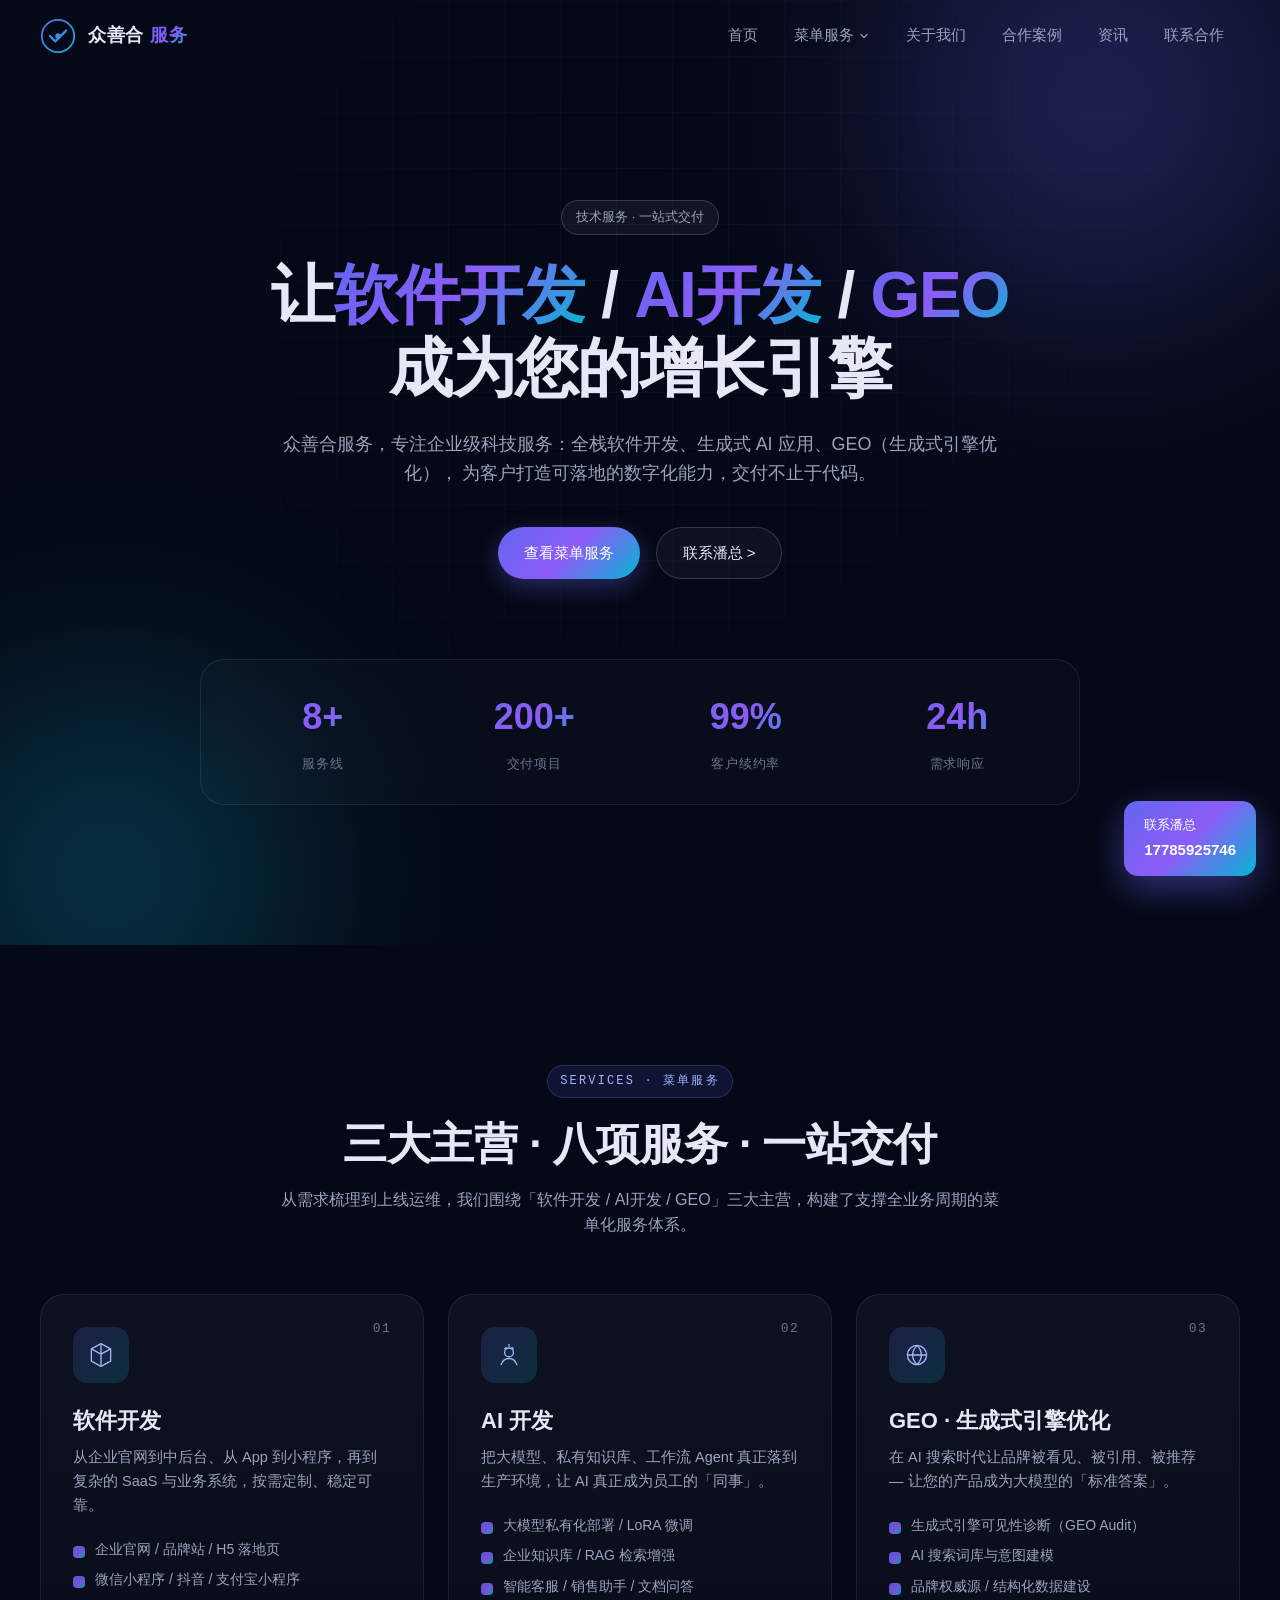
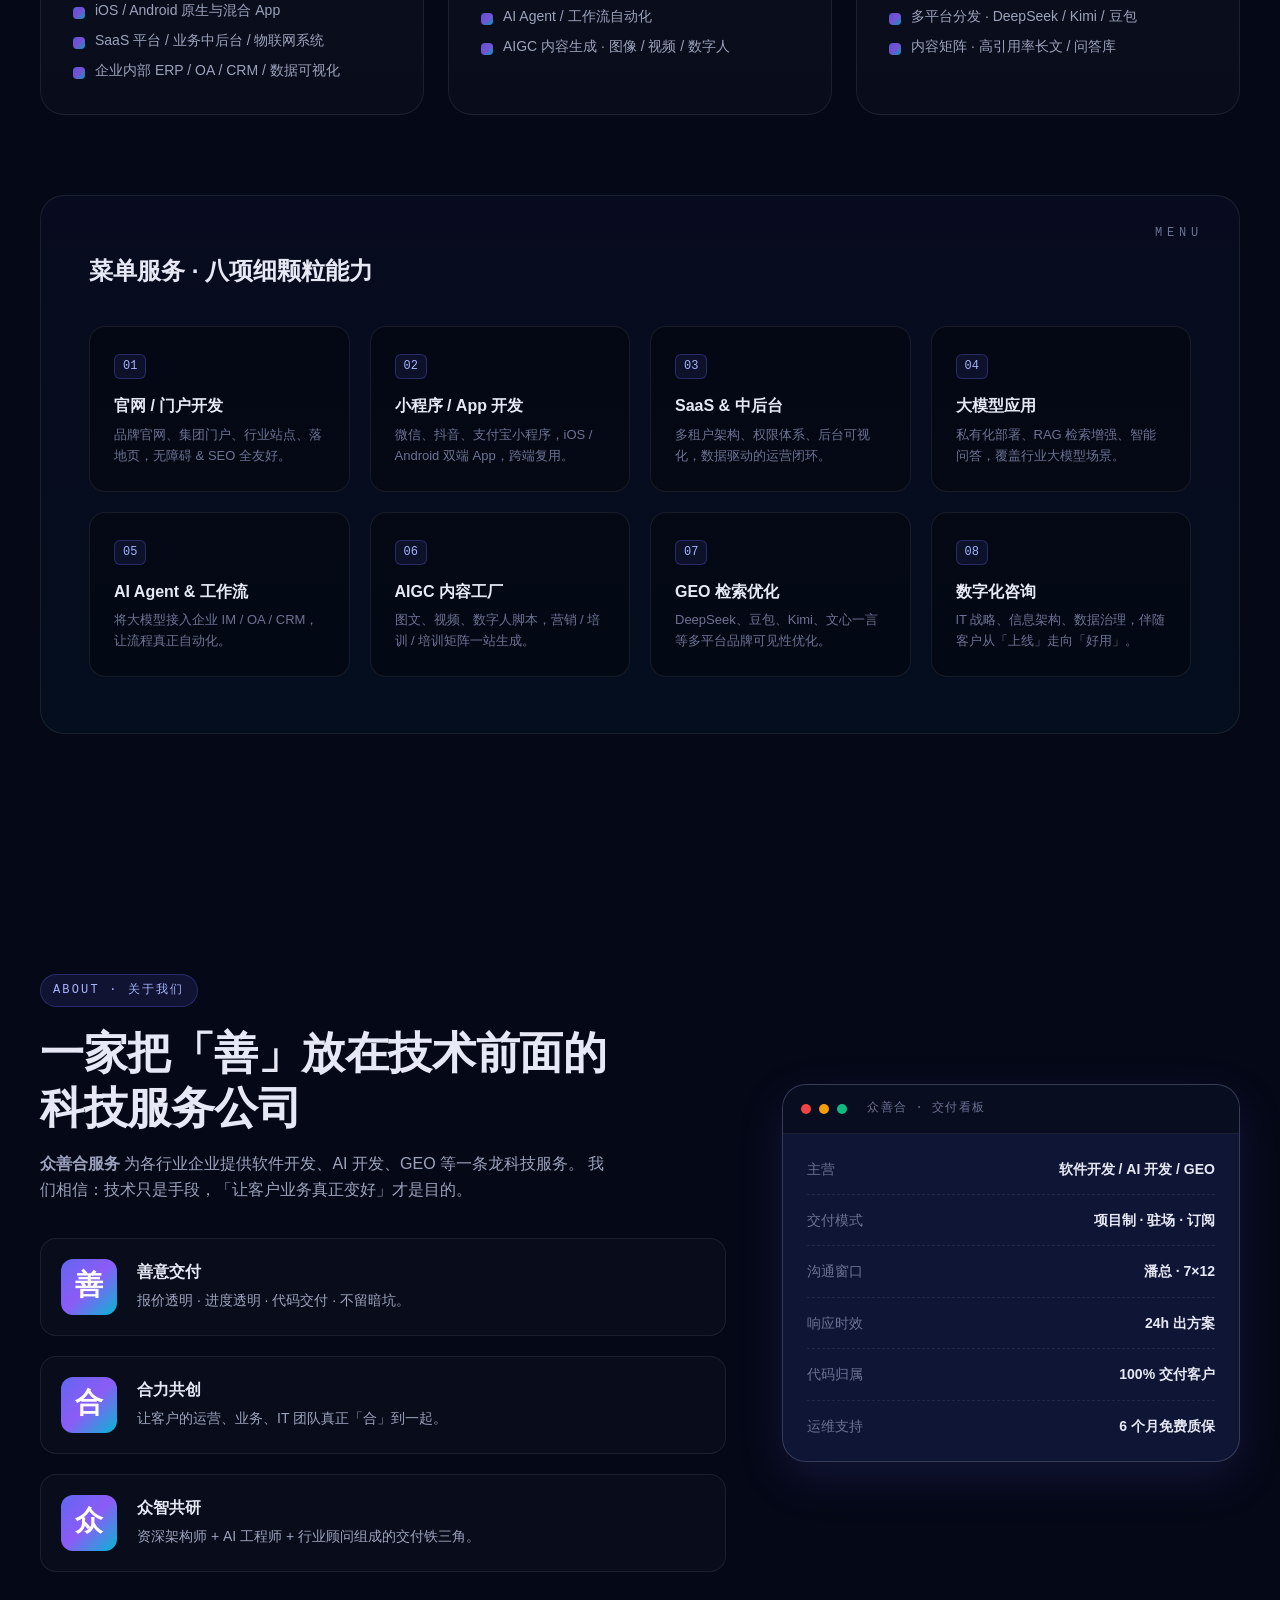
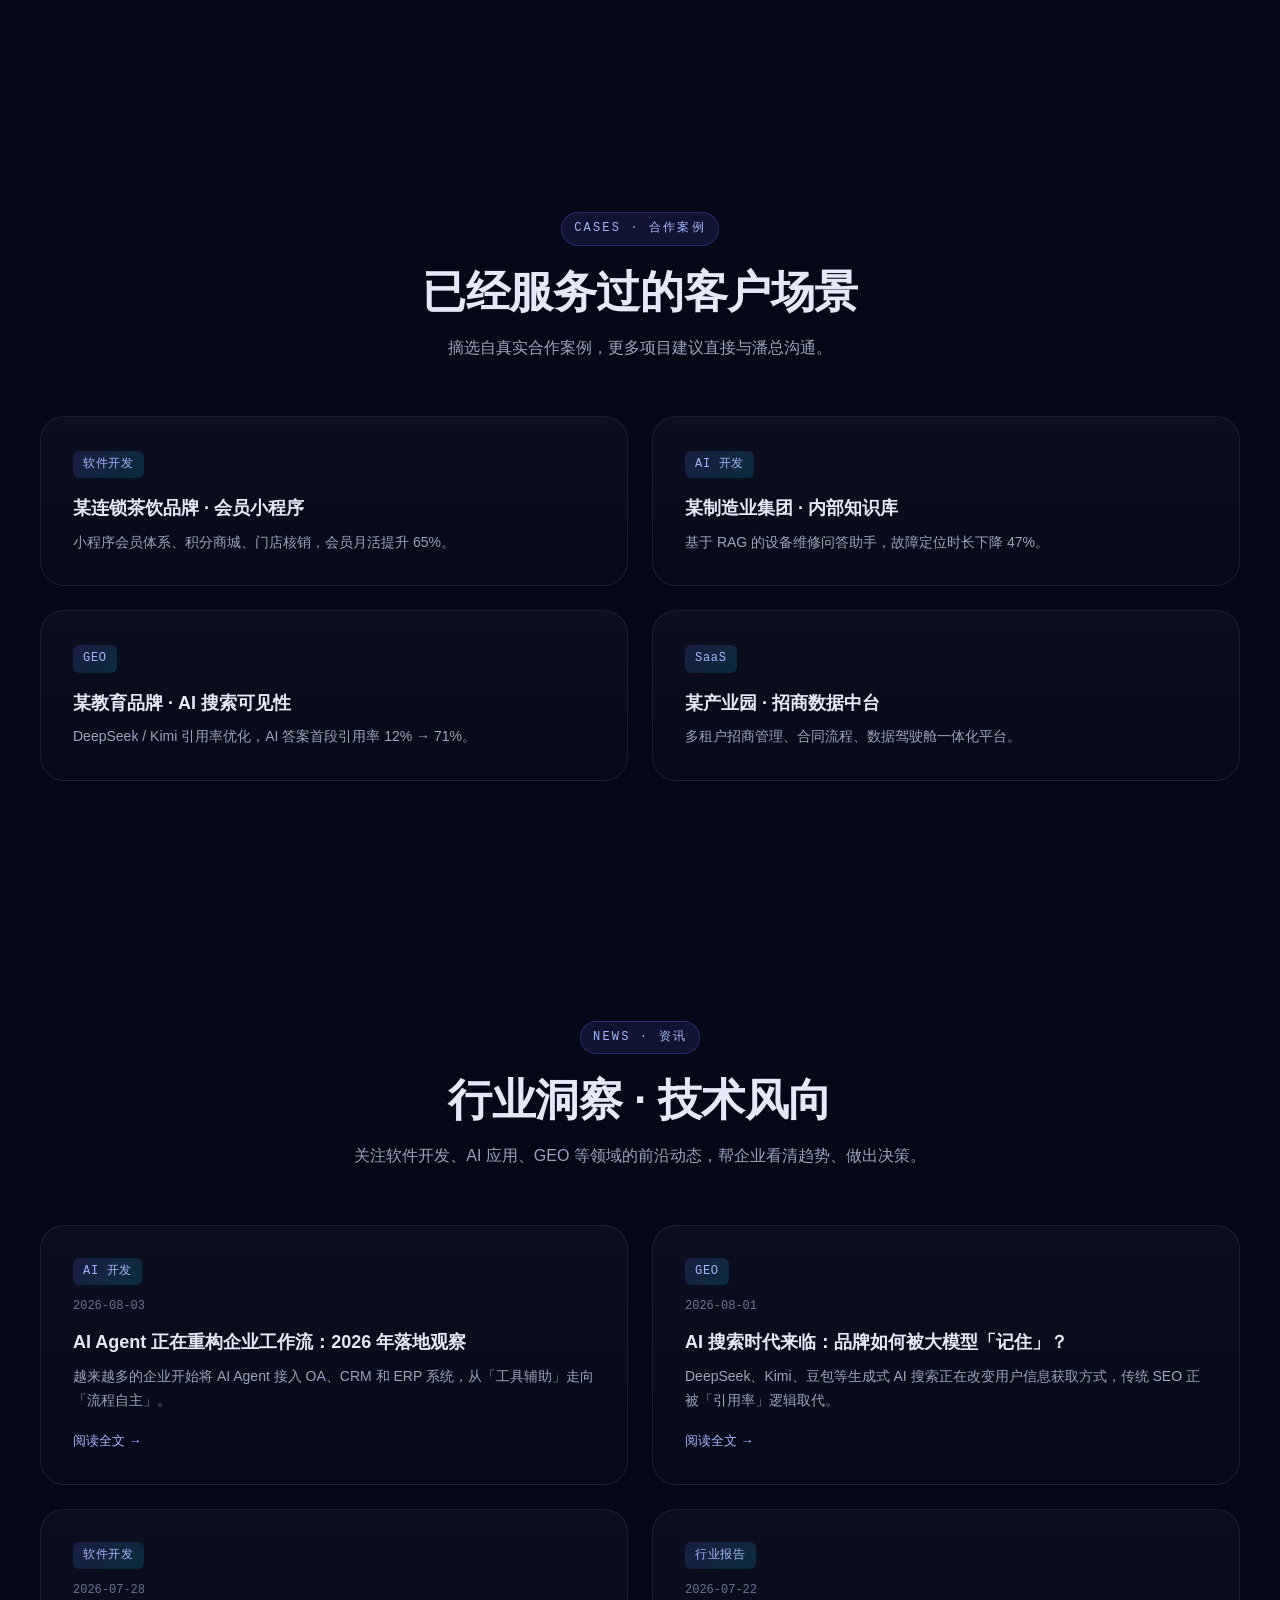
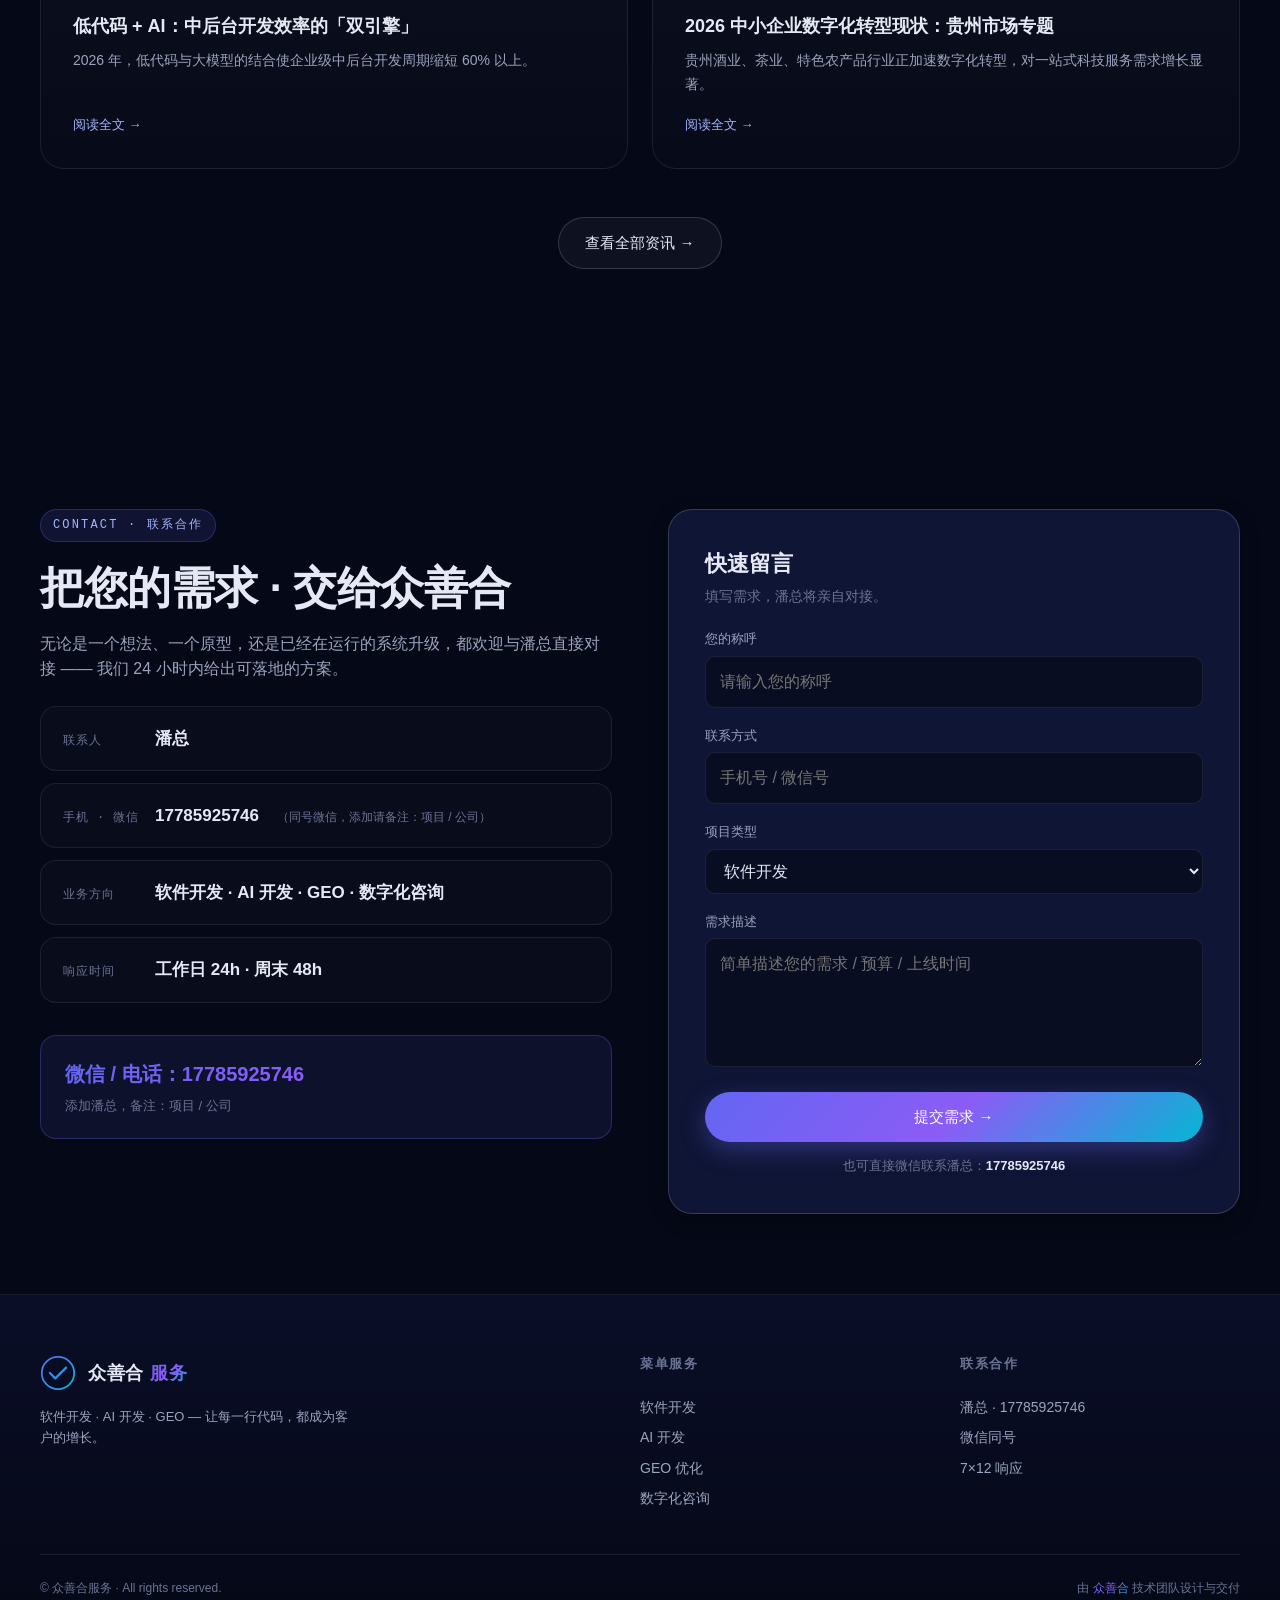
<file: index.html>
<!DOCTYPE html>
<html lang="zh-CN">
<head>
  <meta charset="UTF-8" />
  <meta name="viewport" content="width=device-width, initial-scale=1.0" />
  <meta name="description" content="众善合服务 — 提供软件开发、AI开发、GEO生成式引擎优化等一站式科技服务" />
  <title>众善合服务 · 科技服务一站式解决方案 | 软件开发 · AI开发 · GEO</title>
  <link rel="preconnect" href="https://fonts.googleapis.com" />
  <link rel="stylesheet" href="css/style.css" />
</head>
<body>
  <!-- ============ 顶栏导航 ============ -->
  <header class="nav" id="nav">
    <div class="container nav__inner">
      <a href="#home" class="brand">
        <span class="brand__mark">
          <svg viewBox="0 0 40 40" fill="none" xmlns="http://www.w3.org/2000/svg" aria-hidden="true">
            <defs>
              <linearGradient id="brandGrad" x1="0" y1="0" x2="40" y2="40" gradientUnits="userSpaceOnUse">
                <stop stop-color="#6366F1"/>
                <stop offset="1" stop-color="#06B6D4"/>
              </linearGradient>
            </defs>
            <circle cx="20" cy="20" r="18" stroke="url(#brandGrad)" stroke-width="2"/>
            <path d="M11 20l6 6 12-12" stroke="url(#brandGrad)" stroke-width="2.5" stroke-linecap="round" stroke-linejoin="round" fill="none"/>
            <circle cx="20" cy="20" r="3" fill="url(#brandGrad)"/>
          </svg>
        </span>
        <span class="brand__text">
          <strong>众善合</strong>
          <em>服务</em>
        </span>
      </a>

      <nav class="nav__menu" aria-label="主菜单">
        <a href="#home">首页</a>

        <div class="nav__dropdown" id="navDropdown">
          <a href="#services" class="nav__dropdown-toggle" aria-haspopup="true" aria-expanded="false">
            菜单服务
            <svg viewBox="0 0 16 16" fill="none" aria-hidden="true"><path d="M4 6l4 4 4-4" stroke="currentColor" stroke-width="1.5" stroke-linecap="round" stroke-linejoin="round"/></svg>
          </a>
          <div class="nav__dropdown-menu">
            <a href="#svc-01"><span class="nav__ddNum">01</span>官网 / 门户开发</a>
            <a href="#svc-02"><span class="nav__ddNum">02</span>小程序 / App 开发</a>
            <a href="#svc-03"><span class="nav__ddNum">03</span>SaaS &amp; 中后台</a>
            <a href="#svc-04"><span class="nav__ddNum">04</span>大模型应用</a>
            <a href="#svc-05"><span class="nav__ddNum">05</span>AI Agent &amp; 工作流</a>
            <a href="#svc-06"><span class="nav__ddNum">06</span>AIGC 内容工厂</a>
            <a href="#svc-07"><span class="nav__ddNum">07</span>GEO 检索优化</a>
            <a href="#svc-08"><span class="nav__ddNum">08</span>数字化咨询</a>
          </div>
        </div>

        <a href="#about">关于我们</a>
        <a href="#cases">合作案例</a>
        <a href="#news">资讯</a>
        <a href="#contact">联系合作</a>
      </nav>

      <button class="nav__toggle" aria-label="菜单" aria-expanded="false" id="navToggle">
        <span></span><span></span><span></span>
      </button>
    </div>
  </header>

  <!-- ============ Hero ============ -->
  <section class="hero" id="home">
    <div class="hero__bg" aria-hidden="true">
      <div class="orb orb--a"></div>
      <div class="orb orb--b"></div>
      <div class="grid"></div>
    </div>

    <div class="container hero__inner">
      <span class="chip">技术服务 · 一站式交付</span>
      <h1 class="hero__title">
        让<span class="grad">软件开发</span> / <span class="grad">AI开发</span> / <span class="grad">GEO</span><br />
        成为您的增长引擎
      </h1>
      <p class="hero__sub">
        众善合服务，专注企业级科技服务：全栈软件开发、生成式 AI 应用、GEO（生成式引擎优化），
        为客户打造可落地的数字化能力，交付不止于代码。
      </p>
      <div class="hero__cta">
        <a href="#services" class="btn btn--primary">查看菜单服务</a>
        <a href="#contact" class="btn btn--ghost">联系潘总 &gt;</a>
      </div>

      <ul class="hero__stats">
        <li><strong>8+</strong><span>服务线</span></li>
        <li><strong>200+</strong><span>交付项目</span></li>
        <li><strong>99%</strong><span>客户续约率</span></li>
        <li><strong>24h</strong><span>需求响应</span></li>
      </ul>
    </div>
  </section>

  <!-- ============ 菜单服务 ============ -->
  <section class="section services" id="services">
    <div class="container">
      <header class="section__head">
        <span class="section__kicker">SERVICES · 菜单服务</span>
        <h2 class="section__title">三大主营 · 八项服务 · 一站交付</h2>
        <p class="section__desc">
          从需求梳理到上线运维，我们围绕「软件开发 / AI开发 / GEO」三大主营，构建了支撑全业务周期的菜单化服务体系。
        </p>
      </header>

      <div class="services__grid">
        <!-- 软件开发 -->
        <article class="card card--featured">
          <div class="card__index">01</div>
          <div class="card__icon">
            <svg viewBox="0 0 32 32" fill="none"><path d="M16 3l11 6v14l-11 6L5 23V9l11-6z" stroke="currentColor" stroke-width="1.5" stroke-linejoin="round"/><path d="M16 3v12M16 15l11-6M16 15l-11-6M16 15v14" stroke="currentColor" stroke-width="1.5" stroke-linejoin="round"/></svg>
          </div>
          <h3>软件开发</h3>
          <p>从企业官网到中后台、从 App 到小程序，再到复杂的 SaaS 与业务系统，按需定制、稳定可靠。</p>
          <ul class="card__list">
            <li>企业官网 / 品牌站 / H5 落地页</li>
            <li>微信小程序 / 抖音 / 支付宝小程序</li>
            <li>iOS / Android 原生与混合 App</li>
            <li>SaaS 平台 / 业务中后台 / 物联网系统</li>
            <li>企业内部 ERP / OA / CRM / 数据可视化</li>
          </ul>
        </article>

        <!-- AI开发 -->
        <article class="card card--featured">
          <div class="card__index">02</div>
          <div class="card__icon">
            <svg viewBox="0 0 32 32" fill="none"><circle cx="16" cy="13" r="5" stroke="currentColor" stroke-width="1.5"/><path d="M7 27c1.5-4.5 5-7 9-7s7.5 2.5 9 7" stroke="currentColor" stroke-width="1.5" stroke-linecap="round"/><path d="M21 9l-1.5-1.5M11 9l1.5-1.5M16 6V4" stroke="currentColor" stroke-width="1.5" stroke-linecap="round"/></svg>
          </div>
          <h3>AI 开发</h3>
          <p>把大模型、私有知识库、工作流 Agent 真正落到生产环境，让 AI 真正成为员工的「同事」。</p>
          <ul class="card__list">
            <li>大模型私有化部署 / LoRA 微调</li>
            <li>企业知识库 / RAG 检索增强</li>
            <li>智能客服 / 销售助手 / 文档问答</li>
            <li>AI Agent / 工作流自动化</li>
            <li>AIGC 内容生成 · 图像 / 视频 / 数字人</li>
          </ul>
        </article>

        <!-- GEO -->
        <article class="card card--featured">
          <div class="card__index">03</div>
          <div class="card__icon">
            <svg viewBox="0 0 32 32" fill="none"><circle cx="16" cy="16" r="11" stroke="currentColor" stroke-width="1.5"/><path d="M5 16h22M16 5c3 3 5 7 5 11s-2 8-5 11M16 5c-3 3-5 7-5 11s2 8 5 11" stroke="currentColor" stroke-width="1.5"/></svg>
          </div>
          <h3>GEO · 生成式引擎优化</h3>
          <p>在 AI 搜索时代让品牌被看见、被引用、被推荐 — 让您的产品成为大模型的「标准答案」。</p>
          <ul class="card__list">
            <li>生成式引擎可见性诊断（GEO Audit）</li>
            <li>AI 搜索词库与意图建模</li>
            <li>品牌权威源 / 结构化数据建设</li>
            <li>多平台分发 · DeepSeek / Kimi / 豆包</li>
            <li>内容矩阵 · 高引用率长文 / 问答库</li>
          </ul>
        </article>
      </div>

      <!-- 八项细颗粒服务 -->
      <div class="menulist">
        <h3 class="menulist__title">菜单服务 · 八项细颗粒能力</h3>
        <div class="menulist__grid">
          <div class="menulist__item" id="svc-01">
            <span class="menulist__num">01</span>
            <h4>官网 / 门户开发</h4>
            <p>品牌官网、集团门户、行业站点、落地页，无障碍 & SEO 全友好。</p>
          </div>
          <div class="menulist__item" id="svc-02">
            <span class="menulist__num">02</span>
            <h4>小程序 / App 开发</h4>
            <p>微信、抖音、支付宝小程序，iOS / Android 双端 App，跨端复用。</p>
          </div>
          <div class="menulist__item" id="svc-03">
            <span class="menulist__num">03</span>
            <h4>SaaS & 中后台</h4>
            <p>多租户架构、权限体系、后台可视化，数据驱动的运营闭环。</p>
          </div>
          <div class="menulist__item" id="svc-04">
            <span class="menulist__num">04</span>
            <h4>大模型应用</h4>
            <p>私有化部署、RAG 检索增强、智能问答，覆盖行业大模型场景。</p>
          </div>
          <div class="menulist__item" id="svc-05">
            <span class="menulist__num">05</span>
            <h4>AI Agent & 工作流</h4>
            <p>将大模型接入企业 IM / OA / CRM，让流程真正自动化。</p>
          </div>
          <div class="menulist__item" id="svc-06">
            <span class="menulist__num">06</span>
            <h4>AIGC 内容工厂</h4>
            <p>图文、视频、数字人脚本，营销 / 培训 / 培训矩阵一站生成。</p>
          </div>
          <div class="menulist__item" id="svc-07">
            <span class="menulist__num">07</span>
            <h4>GEO 检索优化</h4>
            <p>DeepSeek、豆包、Kimi、文心一言等多平台品牌可见性优化。</p>
          </div>
          <div class="menulist__item" id="svc-08">
            <span class="menulist__num">08</span>
            <h4>数字化咨询</h4>
            <p>IT 战略、信息架构、数据治理，伴随客户从「上线」走向「好用」。</p>
          </div>
        </div>
      </div>
    </div>
  </section>

  <!-- ============ 关于我们 ============ -->
  <section class="section about" id="about">
    <div class="container about__inner">
      <div class="about__copy">
        <span class="section__kicker">ABOUT · 关于我们</span>
        <h2 class="section__title">一家把「善」放在技术前面的<br />科技服务公司</h2>
        <p class="section__desc">
          <strong>众善合服务</strong> 为各行业企业提供软件开发、AI 开发、GEO 等一条龙科技服务。
          我们相信：技术只是手段，「让客户业务真正变好」才是目的。
        </p>
        <ul class="about__pillars">
          <li>
            <span class="pill">善</span>
            <div>
              <h4>善意交付</h4>
              <p>报价透明 · 进度透明 · 代码交付 · 不留暗坑。</p>
            </div>
          </li>
          <li>
            <span class="pill">合</span>
            <div>
              <h4>合力共创</h4>
              <p>让客户的运营、业务、IT 团队真正「合」到一起。</p>
            </div>
          </li>
          <li>
            <span class="pill">众</span>
            <div>
              <h4>众智共研</h4>
              <p>资深架构师 + AI 工程师 + 行业顾问组成的交付铁三角。</p>
            </div>
          </li>
        </ul>
      </div>

      <aside class="about__card">
        <div class="about__cardHead">
          <span class="dot"></span><span class="dot"></span><span class="dot"></span>
          <em>众善合 · 交付看板</em>
        </div>
        <div class="about__cardBody">
          <div class="kv"><span>主营</span><b>软件开发 / AI 开发 / GEO</b></div>
          <div class="kv"><span>交付模式</span><b>项目制 · 驻场 · 订阅</b></div>
          <div class="kv"><span>沟通窗口</span><b>潘总 · 7×12</b></div>
          <div class="kv"><span>响应时效</span><b>24h 出方案</b></div>
          <div class="kv"><span>代码归属</span><b>100% 交付客户</b></div>
          <div class="kv"><span>运维支持</span><b>6 个月免费质保</b></div>
        </div>
      </aside>
    </div>
  </section>

  <!-- ============ 合作案例 ============ -->
  <section class="section cases" id="cases">
    <div class="container">
      <header class="section__head">
        <span class="section__kicker">CASES · 合作案例</span>
        <h2 class="section__title">已经服务过的客户场景</h2>
        <p class="section__desc">摘选自真实合作案例，更多项目建议直接与潘总沟通。</p>
      </header>

      <div class="cases__grid">
        <article class="case">
          <span class="case__tag">软件开发</span>
          <h3>某连锁茶饮品牌 · 会员小程序</h3>
          <p>小程序会员体系、积分商城、门店核销，会员月活提升 65%。</p>
        </article>
        <article class="case">
          <span class="case__tag">AI 开发</span>
          <h3>某制造业集团 · 内部知识库</h3>
          <p>基于 RAG 的设备维修问答助手，故障定位时长下降 47%。</p>
        </article>
        <article class="case">
          <span class="case__tag">GEO</span>
          <h3>某教育品牌 · AI 搜索可见性</h3>
          <p>DeepSeek / Kimi 引用率优化，AI 答案首段引用率 12% → 71%。</p>
        </article>
        <article class="case">
          <span class="case__tag">SaaS</span>
          <h3>某产业园 · 招商数据中台</h3>
          <p>多租户招商管理、合同流程、数据驾驶舱一体化平台。</p>
        </article>
      </div>
    </div>
  </section>

  <!-- ============ 资讯 ============ -->
  <section class="section news" id="news">
    <div class="container">
      <header class="section__head">
        <span class="section__kicker">NEWS · 资讯</span>
        <h2 class="section__title">行业洞察 · 技术风向</h2>
        <p class="section__desc">关注软件开发、AI 应用、GEO 等领域的前沿动态，帮企业看清趋势、做出决策。</p>
      </header>

      <div class="news__grid">
        <article class="news-card">
          <span class="news-card__tag">AI 开发</span>
          <time class="news-card__date" datetime="2026-08-03">2026-08-03</time>
          <h3><a href="news/ai-agent-2026.html">AI Agent 正在重构企业工作流：2026 年落地观察</a></h3>
          <p>越来越多的企业开始将 AI Agent 接入 OA、CRM 和 ERP 系统，从「工具辅助」走向「流程自主」。</p>
          <a href="news/ai-agent-2026.html" class="news-card__more">阅读全文 →</a>
        </article>

        <article class="news-card">
          <span class="news-card__tag">GEO</span>
          <time class="news-card__date" datetime="2026-08-01">2026-08-01</time>
          <h3><a href="news/geo-brand-visibility.html">AI 搜索时代来临：品牌如何被大模型「记住」？</a></h3>
          <p>DeepSeek、Kimi、豆包等生成式 AI 搜索正在改变用户信息获取方式，传统 SEO 正被「引用率」逻辑取代。</p>
          <a href="news/geo-brand-visibility.html" class="news-card__more">阅读全文 →</a>
        </article>

        <article class="news-card">
          <span class="news-card__tag">软件开发</span>
          <time class="news-card__date" datetime="2026-07-28">2026-07-28</time>
          <h3><a href="news/lowcode-ai.html">低代码 + AI：中后台开发效率的「双引擎」</a></h3>
          <p>2026 年，低代码与大模型的结合使企业级中后台开发周期缩短 60% 以上。</p>
          <a href="news/lowcode-ai.html" class="news-card__more">阅读全文 →</a>
        </article>

        <article class="news-card">
          <span class="news-card__tag">行业报告</span>
          <time class="news-card__date" datetime="2026-07-22">2026-07-22</time>
          <h3><a href="news/guizhou-digital.html">2026 中小企业数字化转型现状：贵州市场专题</a></h3>
          <p>贵州酒业、茶业、特色农产品行业正加速数字化转型，对一站式科技服务需求增长显著。</p>
          <a href="news/guizhou-digital.html" class="news-card__more">阅读全文 →</a>
        </article>
      </div>

      <div class="news__footer">
        <a href="news.html" class="btn btn--ghost">查看全部资讯 →</a>
      </div>
    </div>
  </section>

  <!-- ============ 联系合作 ============ -->
  <section class="section contact" id="contact">
    <div class="container contact__inner">
      <div class="contact__copy">
        <span class="section__kicker">CONTACT · 联系合作</span>
        <h2 class="section__title">把您的需求 · 交给众善合</h2>
        <p class="section__desc">
          无论是一个想法、一个原型，还是已经在运行的系统升级，都欢迎与潘总直接对接 ——
          我们 24 小时内给出可落地的方案。
        </p>

        <ul class="contact__list">
          <li>
            <span class="contact__label">联系人</span>
            <strong>潘总</strong>
          </li>
          <li>
            <span class="contact__label">手机 · 微信</span>
            <a href="tel:17785925746"><strong>17785925746</strong></a>
            <span class="contact__hint">（同号微信，添加请备注：项目 / 公司）</span>
          </li>
          <li>
            <span class="contact__label">业务方向</span>
            <strong>软件开发 · AI 开发 · GEO · 数字化咨询</strong>
          </li>
          <li>
            <span class="contact__label">响应时间</span>
            <strong>工作日 24h · 周末 48h</strong>
          </li>
        </ul>

        <div class="contact__direct">
          <strong>微信 / 电话：17785925746</strong>
          <em>添加潘总，备注：项目 / 公司</em>
        </div>
      </div>

      <form class="contact__form" id="contactForm" novalidate>
        <h3>快速留言</h3>
        <p class="contact__formHint">填写需求，潘总将亲自对接。</p>

        <label>
          <span>您的称呼</span>
          <input type="text" name="name" placeholder="请输入您的称呼" required />
        </label>
        <label>
          <span>联系方式</span>
          <input type="text" name="contact" placeholder="手机号 / 微信号" required />
        </label>
        <label>
          <span>项目类型</span>
          <select name="type">
            <option>软件开发</option>
            <option>AI 开发</option>
            <option>GEO 生成式引擎优化</option>
            <option>AIGC 内容工厂</option>
            <option>数字化咨询</option>
            <option>其他</option>
          </select>
        </label>
        <label>
          <span>需求描述</span>
          <textarea name="msg" rows="4" placeholder="简单描述您的需求 / 预算 / 上线时间"></textarea>
        </label>

        <button type="submit" class="btn btn--primary btn--block">提交需求 →</button>
        <p class="form__tip" id="formTip">也可直接微信联系潘总：<strong>17785925746</strong></p>
      </form>
    </div>
  </section>

  <!-- ============ Footer ============ -->
  <footer class="footer">
    <div class="container footer__inner">
      <div>
        <div class="brand brand--footer">
          <span class="brand__mark">
            <svg viewBox="0 0 40 40" fill="none"><circle cx="20" cy="20" r="18" stroke="url(#brandGrad)" stroke-width="2"/><path d="M11 20l6 6 12-12" stroke="url(#brandGrad)" stroke-width="2.5" stroke-linecap="round" stroke-linejoin="round" fill="none"/></svg>
          </span>
          <span class="brand__text">
            <strong>众善合</strong><em>服务</em>
          </span>
        </div>
        <p class="footer__desc">软件开发 · AI 开发 · GEO — 让每一行代码，都成为客户的增长。</p>
      </div>
      <div>
        <h5>菜单服务</h5>
        <ul>
          <li>软件开发</li><li>AI 开发</li><li>GEO 优化</li><li>数字化咨询</li>
        </ul>
      </div>
      <div>
        <h5>联系合作</h5>
        <ul>
          <li>潘总 · 17785925746</li><li>微信同号</li><li>7×12 响应</li>
        </ul>
      </div>
    </div>
    <div class="footer__bottom container">
      <span>© 众善合服务 · All rights reserved.</span>
      <span>由 <em>众善合</em> 技术团队设计与交付</span>
    </div>
  </footer>

  <a href="#contact" class="float-cta" aria-label="联系潘总">
    <span>联系潘总</span>
    <em>17785925746</em>
  </a>

  <script src="js/main.js"></script>
</body>
</html>
</file>
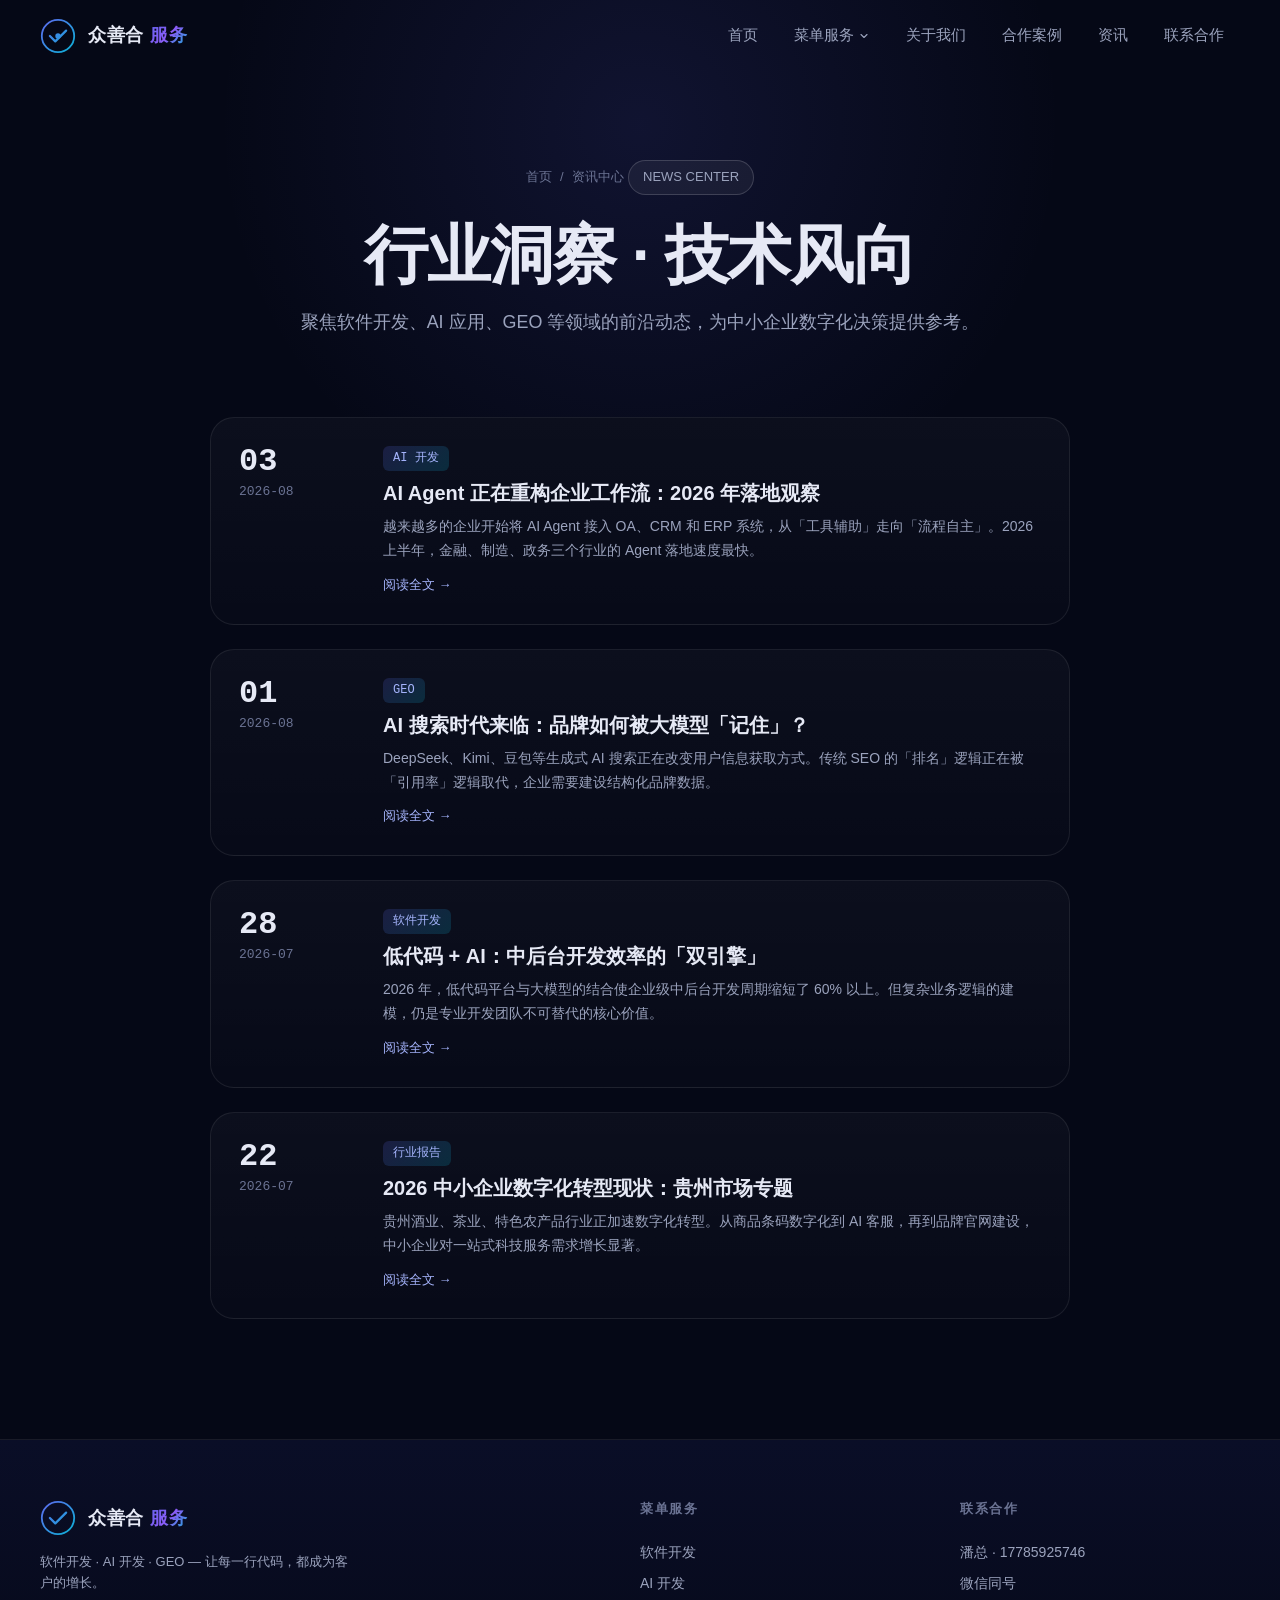
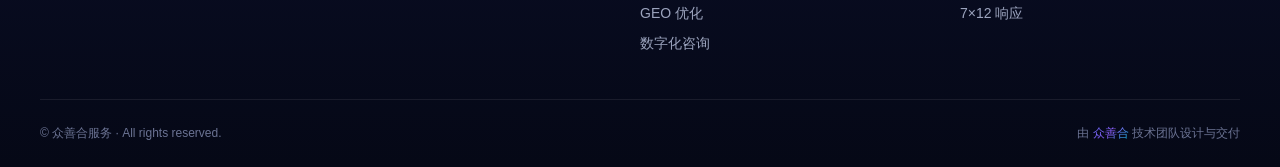
<file: news.html>
<!DOCTYPE html>
<html lang="zh-CN">
<head>
  <meta charset="UTF-8" />
  <meta name="viewport" content="width=device-width, initial-scale=1.0" />
  <meta name="description" content="众善合服务资讯中心，聚焦软件开发、AI开发、GEO生成式引擎优化等行业洞察与技术风向。" />
  <title>资讯中心 · 众善合服务 | 软件开发 · AI开发 · GEO</title>
  <link rel="stylesheet" href="css/style.css" />
  <style>
    .page-header {
      padding: 160px 0 80px;
      text-align: center;
      position: relative;
    }
    .page-header::before {
      content: "";
      position: absolute;
      inset: 0;
      background: radial-gradient(circle at 50% 30%, rgba(99,102,241,.12), transparent 60%);
      pointer-events: none;
    }
    .page-header .container { position: relative; }
    .breadcrumb {
      display: inline-flex;
      gap: 8px;
      align-items: center;
      font-size: 13px;
      color: var(--text-3);
      margin-bottom: 18px;
    }
    .breadcrumb a:hover { color: var(--text); }
    .news-list {
      display: grid;
      gap: 24px;
      max-width: 860px;
      margin: 0 auto;
    }
    .news-list__item {
      display: grid;
      grid-template-columns: 120px 1fr;
      gap: 24px;
      padding: 28px;
      border-radius: var(--radius-lg);
      background: linear-gradient(180deg, rgba(255,255,255,.03), rgba(255,255,255,.01));
      border: 1px solid var(--line);
      transition: transform .3s var(--ease), border .3s var(--ease);
    }
    .news-list__item:hover { transform: translateY(-3px); border-color: rgba(99,102,241,0.35); }
    .news-list__date {
      font-family: var(--mono);
      font-size: 13px;
      color: var(--text-3);
    }
    .news-list__date strong {
      display: block;
      font-size: 32px;
      font-weight: 700;
      color: var(--text);
      line-height: 1;
      margin-bottom: 4px;
    }
    .news-list__body { display: flex; flex-direction: column; gap: 8px; }
    .news-list__tag {
      align-self: flex-start;
      padding: 3px 10px;
      border-radius: 6px;
      background: var(--accent-soft);
      color: #A5B4FC;
      font-size: 12px;
      font-family: var(--mono);
    }
    .news-list__body h2 {
      font-size: 20px;
      font-weight: 600;
      line-height: 1.4;
    }
    .news-list__body p {
      font-size: 14px;
      color: var(--text-2);
      line-height: 1.7;
    }
    .news-list__more {
      font-size: 13px;
      color: #A5B4FC;
      font-weight: 500;
      margin-top: 4px;
    }
    .news-list__more:hover { color: var(--cyan); }
    @media (max-width: 640px) {
      .news-list__item { grid-template-columns: 1fr; gap: 12px; }
      .news-list__date strong { display: inline; font-size: 18px; margin-right: 8px; }
    }
  </style>
</head>
<body>
  <header class="nav" id="nav">
    <div class="container nav__inner">
      <a href="index.html#home" class="brand">
        <span class="brand__mark">
          <svg viewBox="0 0 40 40" fill="none" xmlns="http://www.w3.org/2000/svg" aria-hidden="true">
            <defs>
              <linearGradient id="brandGrad" x1="0" y1="0" x2="40" y2="40" gradientUnits="userSpaceOnUse">
                <stop stop-color="#6366F1"/><stop offset="1" stop-color="#06B6D4"/>
              </linearGradient>
            </defs>
            <circle cx="20" cy="20" r="18" stroke="url(#brandGrad)" stroke-width="2"/>
            <path d="M11 20l6 6 12-12" stroke="url(#brandGrad)" stroke-width="2.5" stroke-linecap="round" stroke-linejoin="round" fill="none"/>
            <circle cx="20" cy="20" r="3" fill="url(#brandGrad)"/>
          </svg>
        </span>
        <span class="brand__text"><strong>众善合</strong><em>服务</em></span>
      </a>
      <nav class="nav__menu" aria-label="主菜单">
        <a href="index.html#home">首页</a>

        <div class="nav__dropdown" id="navDropdown">
          <a href="index.html#services" class="nav__dropdown-toggle" aria-haspopup="true" aria-expanded="false">
            菜单服务
            <svg viewBox="0 0 16 16" fill="none" aria-hidden="true"><path d="M4 6l4 4 4-4" stroke="currentColor" stroke-width="1.5" stroke-linecap="round" stroke-linejoin="round"/></svg>
          </a>
          <div class="nav__dropdown-menu">
            <a href="index.html#svc-01"><span class="nav__ddNum">01</span>官网 / 门户开发</a>
            <a href="index.html#svc-02"><span class="nav__ddNum">02</span>小程序 / App 开发</a>
            <a href="index.html#svc-03"><span class="nav__ddNum">03</span>SaaS &amp; 中后台</a>
            <a href="index.html#svc-04"><span class="nav__ddNum">04</span>大模型应用</a>
            <a href="index.html#svc-05"><span class="nav__ddNum">05</span>AI Agent &amp; 工作流</a>
            <a href="index.html#svc-06"><span class="nav__ddNum">06</span>AIGC 内容工厂</a>
            <a href="index.html#svc-07"><span class="nav__ddNum">07</span>GEO 检索优化</a>
            <a href="index.html#svc-08"><span class="nav__ddNum">08</span>数字化咨询</a>
          </div>
        </div>

        <a href="index.html#about">关于我们</a>
        <a href="index.html#cases">合作案例</a>
        <a href="news.html" aria-current="page">资讯</a>
        <a href="index.html#contact">联系合作</a>
      </nav>
      <button class="nav__toggle" aria-label="菜单" aria-expanded="false" id="navToggle">
        <span></span><span></span><span></span>
      </button>
    </div>
  </header>

  <main>
    <div class="page-header">
      <div class="container">
        <nav class="breadcrumb" aria-label="面包屑">
          <a href="index.html">首页</a><span>/</span><span>资讯中心</span>
        </nav>
        <span class="chip">NEWS CENTER</span>
        <h1 class="hero__title" style="margin-bottom: 16px;">行业洞察 · 技术风向</h1>
        <p class="hero__sub" style="margin-bottom: 0;">
          聚焦软件开发、AI 应用、GEO 等领域的前沿动态，为中小企业数字化决策提供参考。
        </p>
      </div>
    </div>

    <section class="section" style="padding-top: 0;">
      <div class="container">
        <div class="news-list">
          <article class="news-list__item reveal">
            <div class="news-list__date"><strong>03</strong>2026-08</div>
            <div class="news-list__body">
              <span class="news-list__tag">AI 开发</span>
              <h2><a href="news/ai-agent-2026.html">AI Agent 正在重构企业工作流：2026 年落地观察</a></h2>
              <p>越来越多的企业开始将 AI Agent 接入 OA、CRM 和 ERP 系统，从「工具辅助」走向「流程自主」。2026 上半年，金融、制造、政务三个行业的 Agent 落地速度最快。</p>
              <a href="news/ai-agent-2026.html" class="news-list__more">阅读全文 →</a>
            </div>
          </article>

          <article class="news-list__item reveal">
            <div class="news-list__date"><strong>01</strong>2026-08</div>
            <div class="news-list__body">
              <span class="news-list__tag">GEO</span>
              <h2><a href="news/geo-brand-visibility.html">AI 搜索时代来临：品牌如何被大模型「记住」？</a></h2>
              <p>DeepSeek、Kimi、豆包等生成式 AI 搜索正在改变用户信息获取方式。传统 SEO 的「排名」逻辑正在被「引用率」逻辑取代，企业需要建设结构化品牌数据。</p>
              <a href="news/geo-brand-visibility.html" class="news-list__more">阅读全文 →</a>
            </div>
          </article>

          <article class="news-list__item reveal">
            <div class="news-list__date"><strong>28</strong>2026-07</div>
            <div class="news-list__body">
              <span class="news-list__tag">软件开发</span>
              <h2><a href="news/lowcode-ai.html">低代码 + AI：中后台开发效率的「双引擎」</a></h2>
              <p>2026 年，低代码平台与大模型的结合使企业级中后台开发周期缩短了 60% 以上。但复杂业务逻辑的建模，仍是专业开发团队不可替代的核心价值。</p>
              <a href="news/lowcode-ai.html" class="news-list__more">阅读全文 →</a>
            </div>
          </article>

          <article class="news-list__item reveal">
            <div class="news-list__date"><strong>22</strong>2026-07</div>
            <div class="news-list__body">
              <span class="news-list__tag">行业报告</span>
              <h2><a href="news/guizhou-digital.html">2026 中小企业数字化转型现状：贵州市场专题</a></h2>
              <p>贵州酒业、茶业、特色农产品行业正加速数字化转型。从商品条码数字化到 AI 客服，再到品牌官网建设，中小企业对一站式科技服务需求增长显著。</p>
              <a href="news/guizhou-digital.html" class="news-list__more">阅读全文 →</a>
            </div>
          </article>
        </div>
      </div>
    </section>
  </main>

  <footer class="footer">
    <div class="container footer__inner">
      <div>
        <div class="brand brand--footer">
          <span class="brand__mark">
            <svg viewBox="0 0 40 40" fill="none"><circle cx="20" cy="20" r="18" stroke="url(#brandGrad)" stroke-width="2"/><path d="M11 20l6 6 12-12" stroke="url(#brandGrad)" stroke-width="2.5" stroke-linecap="round" stroke-linejoin="round" fill="none"/></svg>
          </span>
          <span class="brand__text"><strong>众善合</strong><em>服务</em></span>
        </div>
        <p class="footer__desc">软件开发 · AI 开发 · GEO — 让每一行代码，都成为客户的增长。</p>
      </div>
      <div>
        <h5>菜单服务</h5>
        <ul><li>软件开发</li><li>AI 开发</li><li>GEO 优化</li><li>数字化咨询</li></ul>
      </div>
      <div>
        <h5>联系合作</h5>
        <ul><li>潘总 · 17785925746</li><li>微信同号</li><li>7×12 响应</li></ul>
      </div>
    </div>
    <div class="footer__bottom container">
      <span>© 众善合服务 · All rights reserved.</span>
      <span>由 <em>众善合</em> 技术团队设计与交付</span>
    </div>
  </footer>

  <script src="js/main.js"></script>
</body>
</html>
</file>
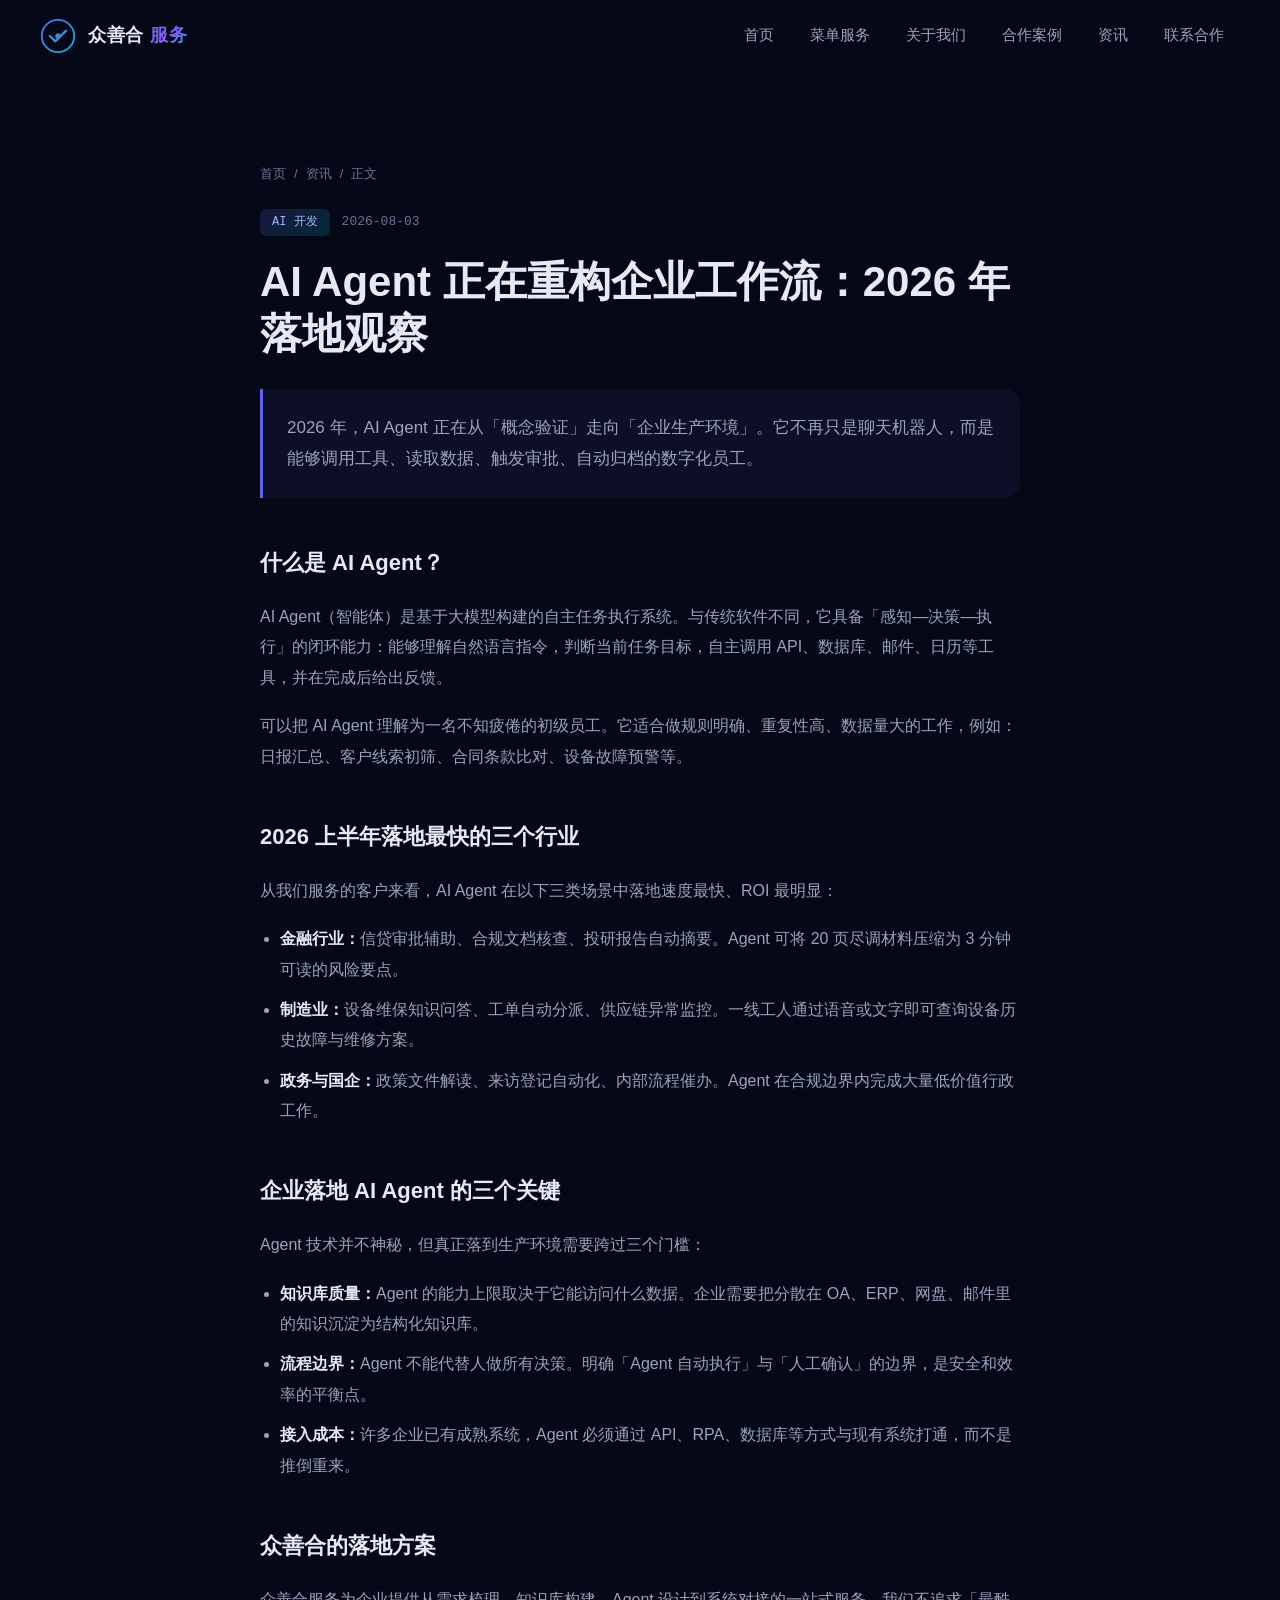
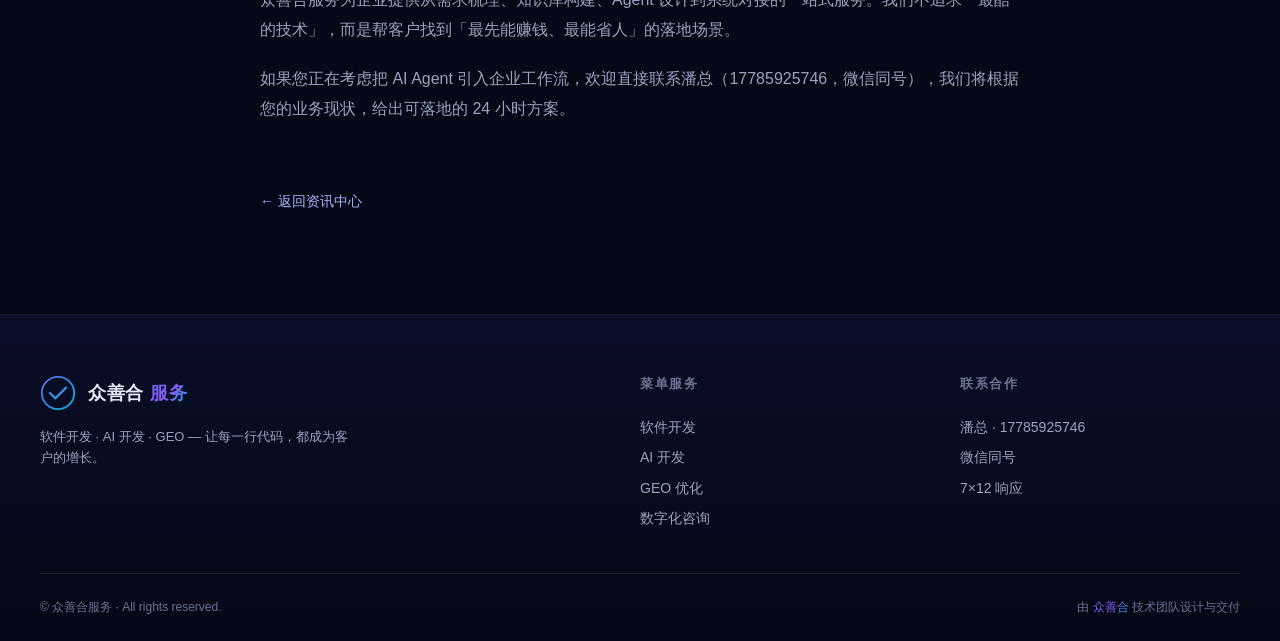
<file: news/ai-agent-2026.html>
<!DOCTYPE html>
<html lang="zh-CN">
<head>
  <meta charset="UTF-8" />
  <meta name="viewport" content="width=device-width, initial-scale=1.0" />
  <meta name="description" content="2026 年，AI Agent 正在从概念验证走向企业生产环境。本文观察金融、制造、政务三大行业的 Agent 落地路径与价值。" />
  <meta name="keywords" content="AI Agent, 企业工作流, 自动化, 大模型应用, 众善合" />
  <title>AI Agent 正在重构企业工作流：2026 年落地观察 · 众善合服务</title>
  <link rel="stylesheet" href="../css/style.css" />
  <style>
    .article-page { padding: 160px 0 100px; }
    .article__container { max-width: 760px; margin: 0 auto; }
    .article__meta {
      display: flex;
      gap: 12px;
      align-items: center;
      margin-bottom: 20px;
      flex-wrap: wrap;
    }
    .article__tag {
      padding: 4px 12px;
      border-radius: 6px;
      background: var(--accent-soft);
      color: #A5B4FC;
      font-size: 12px;
      font-family: var(--mono);
    }
    .article__date { font-size: 13px; color: var(--text-3); font-family: var(--mono); }
    .article__title {
      font-size: clamp(28px, 4vw, 42px);
      line-height: 1.25;
      font-weight: 700;
      margin-bottom: 28px;
    }
    .article__lead {
      font-size: 17px;
      color: var(--text-2);
      line-height: 1.8;
      padding: 24px;
      border-left: 3px solid var(--indigo);
      background: rgba(99,102,241,.08);
      border-radius: 0 var(--radius) var(--radius) 0;
      margin-bottom: 36px;
    }
    .article__body {
      font-size: 16px;
      line-height: 1.9;
      color: var(--text-2);
    }
    .article__body h2 {
      font-size: 22px;
      color: var(--text);
      margin: 44px 0 18px;
      font-weight: 600;
    }
    .article__body h3 {
      font-size: 18px;
      color: var(--text);
      margin: 28px 0 12px;
      font-weight: 600;
    }
    .article__body p { margin-bottom: 18px; }
    .article__body ul {
      margin: 0 0 18px 20px;
      list-style: disc;
    }
    .article__body li { margin-bottom: 10px; }
    .article__body strong { color: var(--text); }
    .article__back {
      display: inline-flex;
      align-items: center;
      gap: 6px;
      margin-top: 48px;
      font-size: 14px;
      color: #A5B4FC;
      font-weight: 500;
    }
    .article__back:hover { color: var(--cyan); }
    .breadcrumb {
      display: inline-flex;
      gap: 8px;
      align-items: center;
      font-size: 13px;
      color: var(--text-3);
      margin-bottom: 24px;
    }
    .breadcrumb a:hover { color: var(--text); }
  </style>
  <script type="application/ld+json">
  {
    "@context": "https://schema.org",
    "@type": "NewsArticle",
    "headline": "AI Agent 正在重构企业工作流：2026 年落地观察",
    "datePublished": "2026-08-03T08:00:00+08:00",
    "dateModified": "2026-08-03T08:00:00+08:00",
    "author": {"@type": "Organization", "name": "众善合服务"},
    "publisher": {"@type": "Organization", "name": "众善合服务", "logo": {"@type": "ImageObject", "url": "https://jqdsxx.github.io/zhongshanhe/index.html"}},
    "description": "2026 年，AI Agent 正在从概念验证走向企业生产环境。本文观察金融、制造、政务三大行业的 Agent 落地路径与价值。"
  }
  </script>
</head>
<body>
  <header class="nav" id="nav">
    <div class="container nav__inner">
      <a href="../index.html#home" class="brand">
        <span class="brand__mark">
          <svg viewBox="0 0 40 40" fill="none" xmlns="http://www.w3.org/2000/svg" aria-hidden="true">
            <defs>
              <linearGradient id="brandGrad" x1="0" y1="0" x2="40" y2="40" gradientUnits="userSpaceOnUse">
                <stop stop-color="#6366F1"/><stop offset="1" stop-color="#06B6D4"/>
              </linearGradient>
            </defs>
            <circle cx="20" cy="20" r="18" stroke="url(#brandGrad)" stroke-width="2"/>
            <path d="M11 20l6 6 12-12" stroke="url(#brandGrad)" stroke-width="2.5" stroke-linecap="round" stroke-linejoin="round" fill="none"/>
            <circle cx="20" cy="20" r="3" fill="url(#brandGrad)"/>
          </svg>
        </span>
        <span class="brand__text"><strong>众善合</strong><em>服务</em></span>
      </a>
      <nav class="nav__menu" aria-label="主菜单">
        <a href="../index.html#home">首页</a>
        <a href="../index.html#services">菜单服务</a>
        <a href="../index.html#about">关于我们</a>
        <a href="../index.html#cases">合作案例</a>
        <a href="../news.html">资讯</a>
        <a href="../index.html#contact">联系合作</a>
      </nav>
      <button class="nav__toggle" aria-label="菜单" aria-expanded="false" id="navToggle">
        <span></span><span></span><span></span>
      </button>
    </div>
  </header>

  <main class="article-page">
    <div class="container article__container">
      <nav class="breadcrumb" aria-label="面包屑">
        <a href="../index.html">首页</a><span>/</span><a href="../news.html">资讯</a><span>/</span><span>正文</span>
      </nav>
      <div class="article__meta">
        <span class="article__tag">AI 开发</span>
        <time class="article__date" datetime="2026-08-03">2026-08-03</time>
      </div>
      <h1 class="article__title">AI Agent 正在重构企业工作流：2026 年落地观察</h1>
      <p class="article__lead">
        2026 年，AI Agent 正在从「概念验证」走向「企业生产环境」。它不再只是聊天机器人，而是能够调用工具、读取数据、触发审批、自动归档的数字化员工。
      </p>
      <div class="article__body">
        <h2>什么是 AI Agent？</h2>
        <p>
          AI Agent（智能体）是基于大模型构建的自主任务执行系统。与传统软件不同，它具备「感知—决策—执行」的闭环能力：能够理解自然语言指令，判断当前任务目标，自主调用 API、数据库、邮件、日历等工具，并在完成后给出反馈。
        </p>
        <p>
          可以把 AI Agent 理解为一名不知疲倦的初级员工。它适合做规则明确、重复性高、数据量大的工作，例如：日报汇总、客户线索初筛、合同条款比对、设备故障预警等。
        </p>

        <h2>2026 上半年落地最快的三个行业</h2>
        <p>从我们服务的客户来看，AI Agent 在以下三类场景中落地速度最快、ROI 最明显：</p>
        <ul>
          <li><strong>金融行业：</strong>信贷审批辅助、合规文档核查、投研报告自动摘要。Agent 可将 20 页尽调材料压缩为 3 分钟可读的风险要点。</li>
          <li><strong>制造业：</strong>设备维保知识问答、工单自动分派、供应链异常监控。一线工人通过语音或文字即可查询设备历史故障与维修方案。</li>
          <li><strong>政务与国企：</strong>政策文件解读、来访登记自动化、内部流程催办。Agent 在合规边界内完成大量低价值行政工作。</li>
        </ul>

        <h2>企业落地 AI Agent 的三个关键</h2>
        <p>Agent 技术并不神秘，但真正落到生产环境需要跨过三个门槛：</p>
        <ul>
          <li><strong>知识库质量：</strong>Agent 的能力上限取决于它能访问什么数据。企业需要把分散在 OA、ERP、网盘、邮件里的知识沉淀为结构化知识库。</li>
          <li><strong>流程边界：</strong>Agent 不能代替人做所有决策。明确「Agent 自动执行」与「人工确认」的边界，是安全和效率的平衡点。</li>
          <li><strong>接入成本：</strong>许多企业已有成熟系统，Agent 必须通过 API、RPA、数据库等方式与现有系统打通，而不是推倒重来。</li>
        </ul>

        <h2>众善合的落地方案</h2>
        <p>
          众善合服务为企业提供从需求梳理、知识库构建、Agent 设计到系统对接的一站式服务。我们不追求「最酷的技术」，而是帮客户找到「最先能赚钱、最能省人」的落地场景。
        </p>
        <p>
          如果您正在考虑把 AI Agent 引入企业工作流，欢迎直接联系潘总（17785925746，微信同号），我们将根据您的业务现状，给出可落地的 24 小时方案。
        </p>
      </div>
      <a href="../news.html" class="article__back">← 返回资讯中心</a>
    </div>
  </main>

  <footer class="footer">
    <div class="container footer__inner">
      <div>
        <div class="brand brand--footer">
          <span class="brand__mark">
            <svg viewBox="0 0 40 40" fill="none"><circle cx="20" cy="20" r="18" stroke="url(#brandGrad)" stroke-width="2"/><path d="M11 20l6 6 12-12" stroke="url(#brandGrad)" stroke-width="2.5" stroke-linecap="round" stroke-linejoin="round" fill="none"/></svg>
          </span>
          <span class="brand__text"><strong>众善合</strong><em>服务</em></span>
        </div>
        <p class="footer__desc">软件开发 · AI 开发 · GEO — 让每一行代码，都成为客户的增长。</p>
      </div>
      <div>
        <h5>菜单服务</h5>
        <ul><li>软件开发</li><li>AI 开发</li><li>GEO 优化</li><li>数字化咨询</li></ul>
      </div>
      <div>
        <h5>联系合作</h5>
        <ul><li>潘总 · 17785925746</li><li>微信同号</li><li>7×12 响应</li></ul>
      </div>
    </div>
    <div class="footer__bottom container">
      <span>© 众善合服务 · All rights reserved.</span>
      <span>由 <em>众善合</em> 技术团队设计与交付</span>
    </div>
  </footer>

  <script src="../js/main.js"></script>
</body>
</html>
</file>
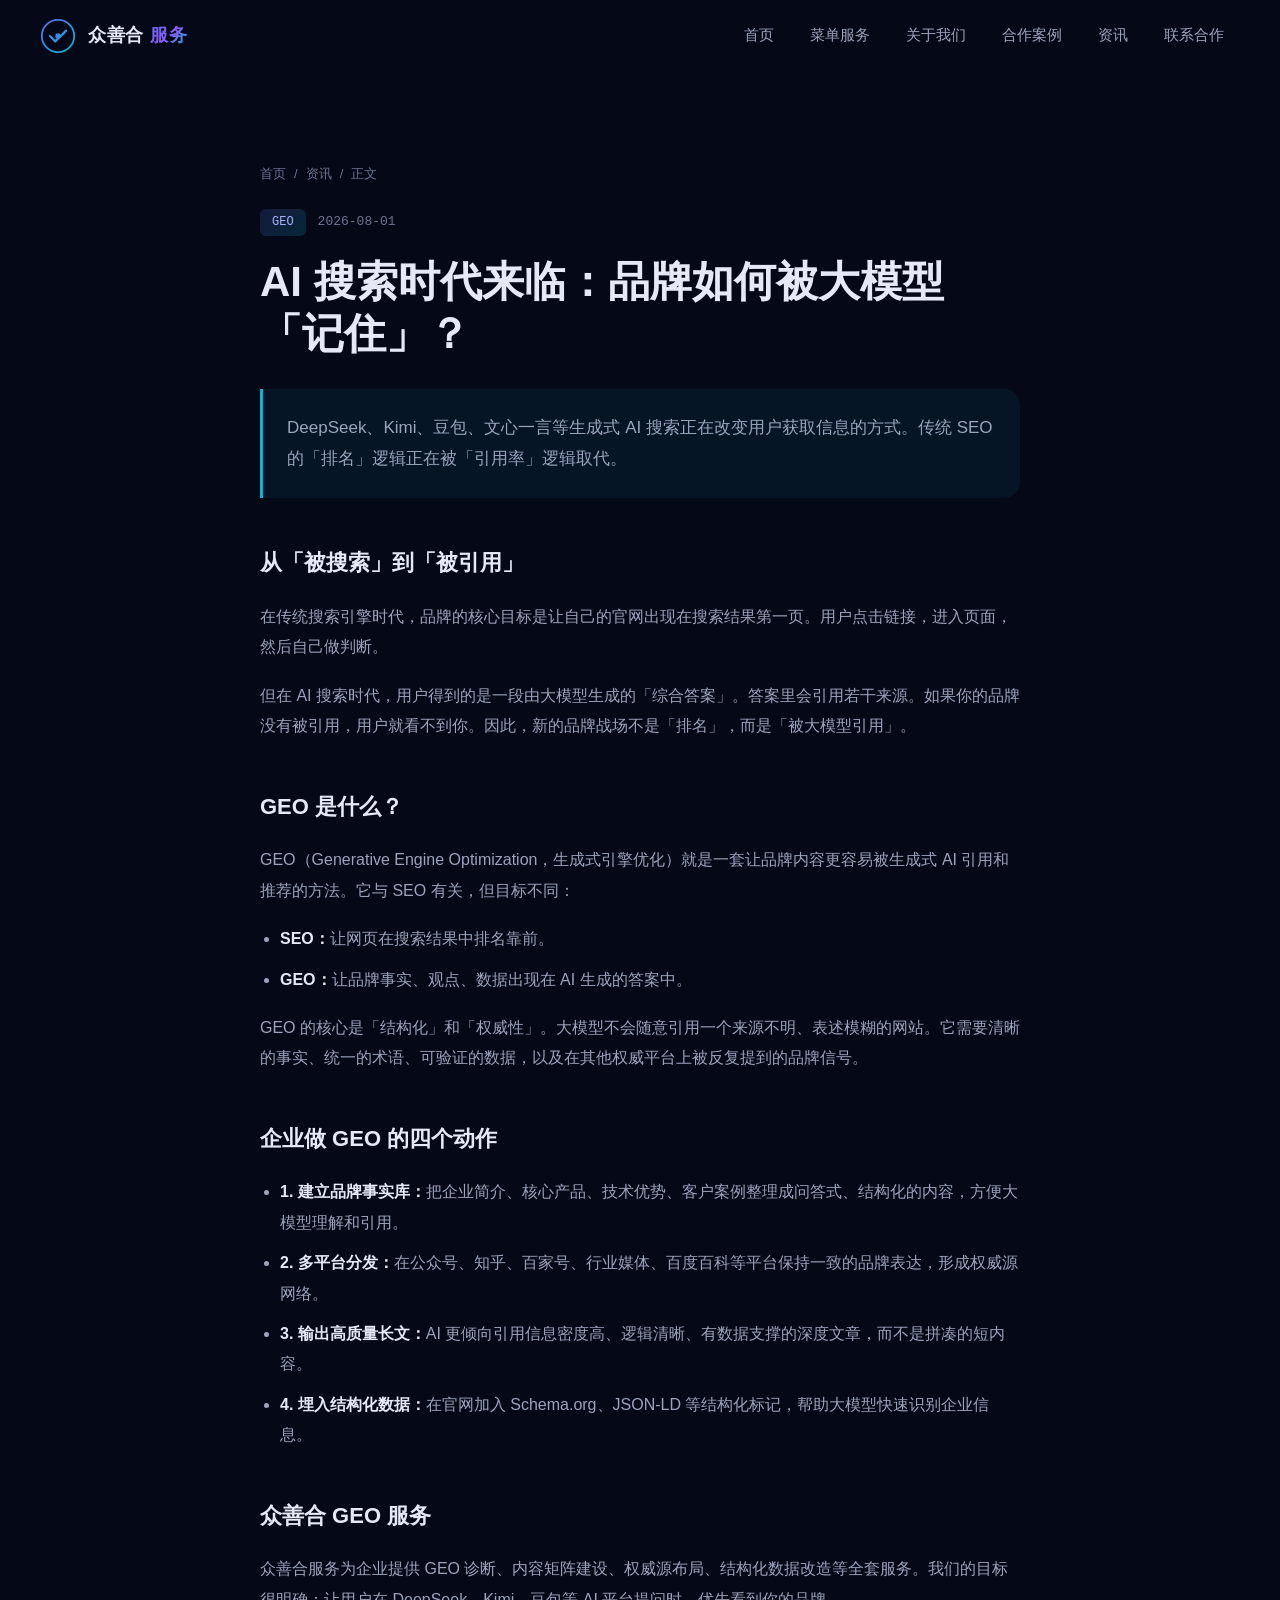
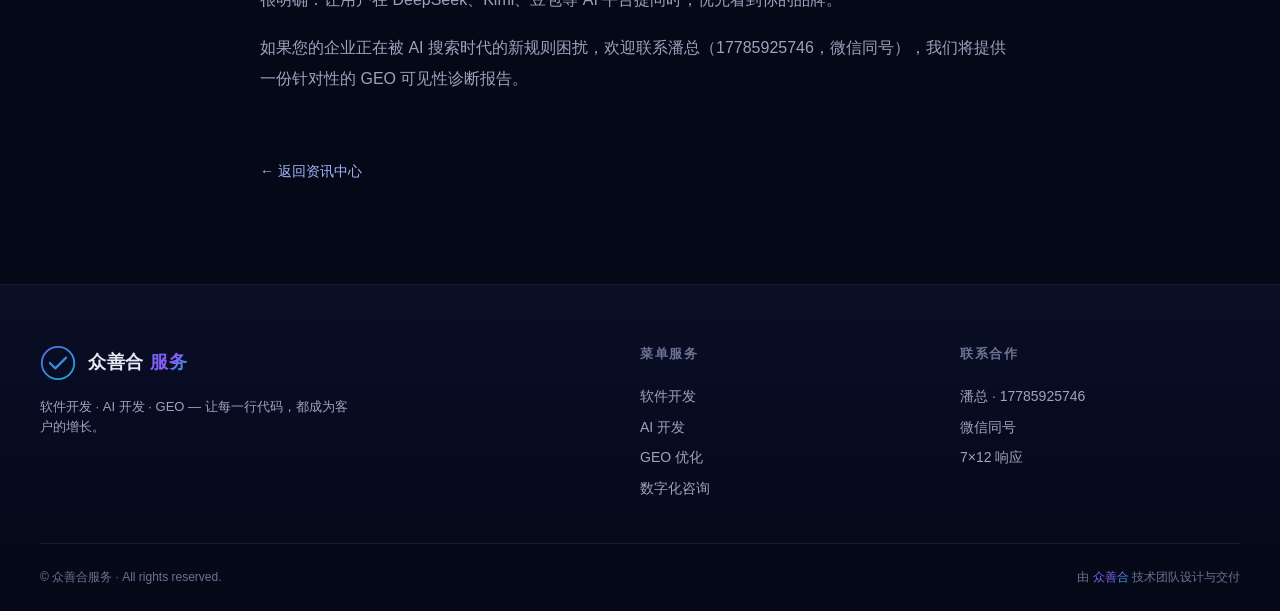
<file: news/geo-brand-visibility.html>
<!DOCTYPE html>
<html lang="zh-CN">
<head>
  <meta charset="UTF-8" />
  <meta name="viewport" content="width=device-width, initial-scale=1.0" />
  <meta name="description" content="DeepSeek、Kimi、豆包等生成式 AI 搜索正在改变品牌可见性规则。本文解析 GEO 生成式引擎优化的核心方法。" />
  <meta name="keywords" content="GEO, 生成式引擎优化, AI 搜索, DeepSeek, Kimi, 豆包, 品牌可见性" />
  <title>AI 搜索时代来临：品牌如何被大模型「记住」？ · 众善合服务</title>
  <link rel="stylesheet" href="../css/style.css" />
  <style>
    .article-page { padding: 160px 0 100px; }
    .article__container { max-width: 760px; margin: 0 auto; }
    .article__meta {
      display: flex;
      gap: 12px;
      align-items: center;
      margin-bottom: 20px;
      flex-wrap: wrap;
    }
    .article__tag {
      padding: 4px 12px;
      border-radius: 6px;
      background: var(--accent-soft);
      color: #A5B4FC;
      font-size: 12px;
      font-family: var(--mono);
    }
    .article__date { font-size: 13px; color: var(--text-3); font-family: var(--mono); }
    .article__title {
      font-size: clamp(28px, 4vw, 42px);
      line-height: 1.25;
      font-weight: 700;
      margin-bottom: 28px;
    }
    .article__lead {
      font-size: 17px;
      color: var(--text-2);
      line-height: 1.8;
      padding: 24px;
      border-left: 3px solid var(--cyan);
      background: rgba(6,182,212,.08);
      border-radius: 0 var(--radius) var(--radius) 0;
      margin-bottom: 36px;
    }
    .article__body {
      font-size: 16px;
      line-height: 1.9;
      color: var(--text-2);
    }
    .article__body h2 {
      font-size: 22px;
      color: var(--text);
      margin: 44px 0 18px;
      font-weight: 600;
    }
    .article__body h3 {
      font-size: 18px;
      color: var(--text);
      margin: 28px 0 12px;
      font-weight: 600;
    }
    .article__body p { margin-bottom: 18px; }
    .article__body ul {
      margin: 0 0 18px 20px;
      list-style: disc;
    }
    .article__body li { margin-bottom: 10px; }
    .article__body strong { color: var(--text); }
    .article__back {
      display: inline-flex;
      align-items: center;
      gap: 6px;
      margin-top: 48px;
      font-size: 14px;
      color: #A5B4FC;
      font-weight: 500;
    }
    .article__back:hover { color: var(--cyan); }
    .breadcrumb {
      display: inline-flex;
      gap: 8px;
      align-items: center;
      font-size: 13px;
      color: var(--text-3);
      margin-bottom: 24px;
    }
    .breadcrumb a:hover { color: var(--text); }
  </style>
  <script type="application/ld+json">
  {
    "@context": "https://schema.org",
    "@type": "NewsArticle",
    "headline": "AI 搜索时代来临：品牌如何被大模型「记住」？",
    "datePublished": "2026-08-01T08:00:00+08:00",
    "dateModified": "2026-08-01T08:00:00+08:00",
    "author": {"@type": "Organization", "name": "众善合服务"},
    "publisher": {"@type": "Organization", "name": "众善合服务"},
    "description": "DeepSeek、Kimi、豆包等生成式 AI 搜索正在改变品牌可见性规则。本文解析 GEO 生成式引擎优化的核心方法。"
  }
  </script>
</head>
<body>
  <header class="nav" id="nav">
    <div class="container nav__inner">
      <a href="../index.html#home" class="brand">
        <span class="brand__mark">
          <svg viewBox="0 0 40 40" fill="none" xmlns="http://www.w3.org/2000/svg" aria-hidden="true">
            <defs>
              <linearGradient id="brandGrad" x1="0" y1="0" x2="40" y2="40" gradientUnits="userSpaceOnUse">
                <stop stop-color="#6366F1"/><stop offset="1" stop-color="#06B6D4"/>
              </linearGradient>
            </defs>
            <circle cx="20" cy="20" r="18" stroke="url(#brandGrad)" stroke-width="2"/>
            <path d="M11 20l6 6 12-12" stroke="url(#brandGrad)" stroke-width="2.5" stroke-linecap="round" stroke-linejoin="round" fill="none"/>
            <circle cx="20" cy="20" r="3" fill="url(#brandGrad)"/>
          </svg>
        </span>
        <span class="brand__text"><strong>众善合</strong><em>服务</em></span>
      </a>
      <nav class="nav__menu" aria-label="主菜单">
        <a href="../index.html#home">首页</a>
        <a href="../index.html#services">菜单服务</a>
        <a href="../index.html#about">关于我们</a>
        <a href="../index.html#cases">合作案例</a>
        <a href="../news.html">资讯</a>
        <a href="../index.html#contact">联系合作</a>
      </nav>
      <button class="nav__toggle" aria-label="菜单" aria-expanded="false" id="navToggle">
        <span></span><span></span><span></span>
      </button>
    </div>
  </header>

  <main class="article-page">
    <div class="container article__container">
      <nav class="breadcrumb" aria-label="面包屑">
        <a href="../index.html">首页</a><span>/</span><a href="../news.html">资讯</a><span>/</span><span>正文</span>
      </nav>
      <div class="article__meta">
        <span class="article__tag">GEO</span>
        <time class="article__date" datetime="2026-08-01">2026-08-01</time>
      </div>
      <h1 class="article__title">AI 搜索时代来临：品牌如何被大模型「记住」？</h1>
      <p class="article__lead">
        DeepSeek、Kimi、豆包、文心一言等生成式 AI 搜索正在改变用户获取信息的方式。传统 SEO 的「排名」逻辑正在被「引用率」逻辑取代。
      </p>
      <div class="article__body">
        <h2>从「被搜索」到「被引用」</h2>
        <p>
          在传统搜索引擎时代，品牌的核心目标是让自己的官网出现在搜索结果第一页。用户点击链接，进入页面，然后自己做判断。
        </p>
        <p>
          但在 AI 搜索时代，用户得到的是一段由大模型生成的「综合答案」。答案里会引用若干来源。如果你的品牌没有被引用，用户就看不到你。因此，新的品牌战场不是「排名」，而是「被大模型引用」。
        </p>

        <h2>GEO 是什么？</h2>
        <p>
          GEO（Generative Engine Optimization，生成式引擎优化）就是一套让品牌内容更容易被生成式 AI 引用和推荐的方法。它与 SEO 有关，但目标不同：
        </p>
        <ul>
          <li><strong>SEO：</strong>让网页在搜索结果中排名靠前。</li>
          <li><strong>GEO：</strong>让品牌事实、观点、数据出现在 AI 生成的答案中。</li>
        </ul>
        <p>
          GEO 的核心是「结构化」和「权威性」。大模型不会随意引用一个来源不明、表述模糊的网站。它需要清晰的事实、统一的术语、可验证的数据，以及在其他权威平台上被反复提到的品牌信号。
        </p>

        <h2>企业做 GEO 的四个动作</h2>
        <ul>
          <li><strong>1. 建立品牌事实库：</strong>把企业简介、核心产品、技术优势、客户案例整理成问答式、结构化的内容，方便大模型理解和引用。</li>
          <li><strong>2. 多平台分发：</strong>在公众号、知乎、百家号、行业媒体、百度百科等平台保持一致的品牌表达，形成权威源网络。</li>
          <li><strong>3. 输出高质量长文：</strong>AI 更倾向引用信息密度高、逻辑清晰、有数据支撑的深度文章，而不是拼凑的短内容。</li>
          <li><strong>4. 埋入结构化数据：</strong>在官网加入 Schema.org、JSON-LD 等结构化标记，帮助大模型快速识别企业信息。</li>
        </ul>

        <h2>众善合 GEO 服务</h2>
        <p>
          众善合服务为企业提供 GEO 诊断、内容矩阵建设、权威源布局、结构化数据改造等全套服务。我们的目标很明确：让用户在 DeepSeek、Kimi、豆包等 AI 平台提问时，优先看到你的品牌。
        </p>
        <p>
          如果您的企业正在被 AI 搜索时代的新规则困扰，欢迎联系潘总（17785925746，微信同号），我们将提供一份针对性的 GEO 可见性诊断报告。
        </p>
      </div>
      <a href="../news.html" class="article__back">← 返回资讯中心</a>
    </div>
  </main>

  <footer class="footer">
    <div class="container footer__inner">
      <div>
        <div class="brand brand--footer">
          <span class="brand__mark">
            <svg viewBox="0 0 40 40" fill="none"><circle cx="20" cy="20" r="18" stroke="url(#brandGrad)" stroke-width="2"/><path d="M11 20l6 6 12-12" stroke="url(#brandGrad)" stroke-width="2.5" stroke-linecap="round" stroke-linejoin="round" fill="none"/></svg>
          </span>
          <span class="brand__text"><strong>众善合</strong><em>服务</em></span>
        </div>
        <p class="footer__desc">软件开发 · AI 开发 · GEO — 让每一行代码，都成为客户的增长。</p>
      </div>
      <div>
        <h5>菜单服务</h5>
        <ul><li>软件开发</li><li>AI 开发</li><li>GEO 优化</li><li>数字化咨询</li></ul>
      </div>
      <div>
        <h5>联系合作</h5>
        <ul><li>潘总 · 17785925746</li><li>微信同号</li><li>7×12 响应</li></ul>
      </div>
    </div>
    <div class="footer__bottom container">
      <span>© 众善合服务 · All rights reserved.</span>
      <span>由 <em>众善合</em> 技术团队设计与交付</span>
    </div>
  </footer>

  <script src="../js/main.js"></script>
</body>
</html>
</file>
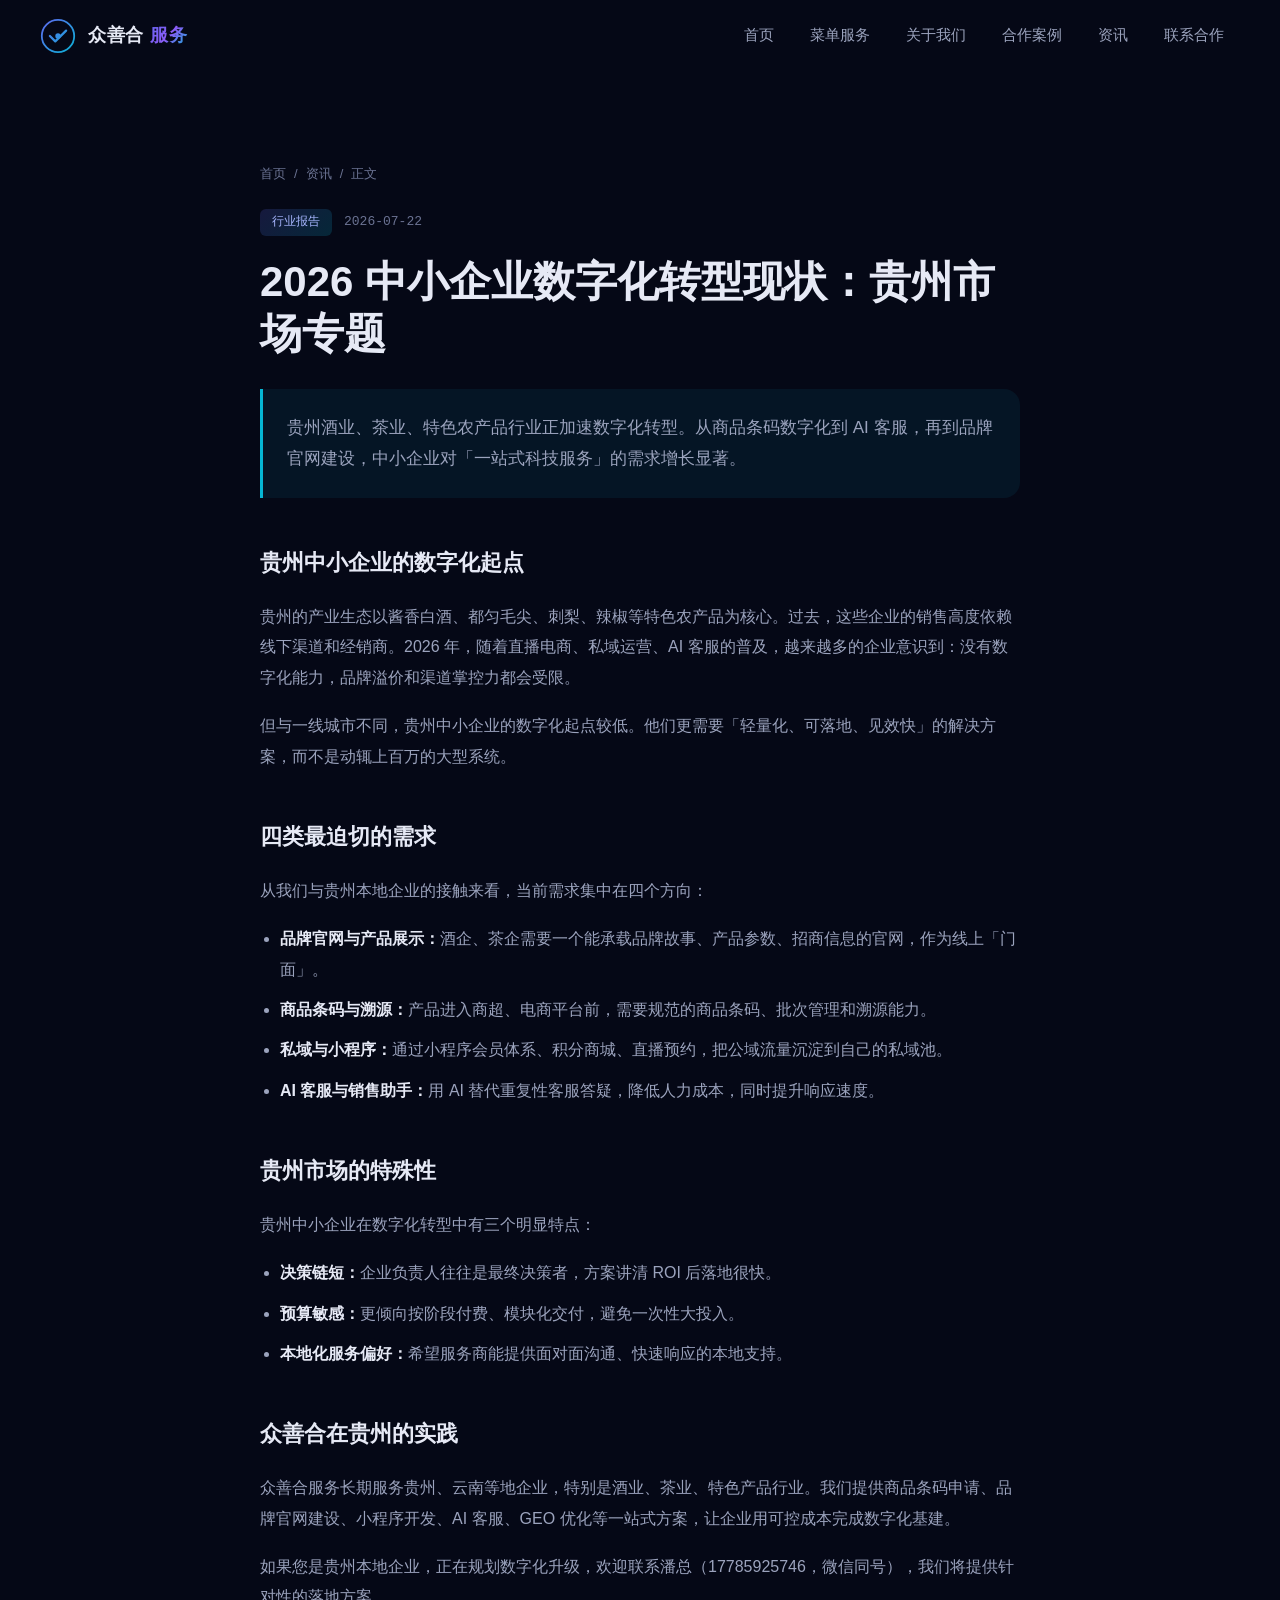
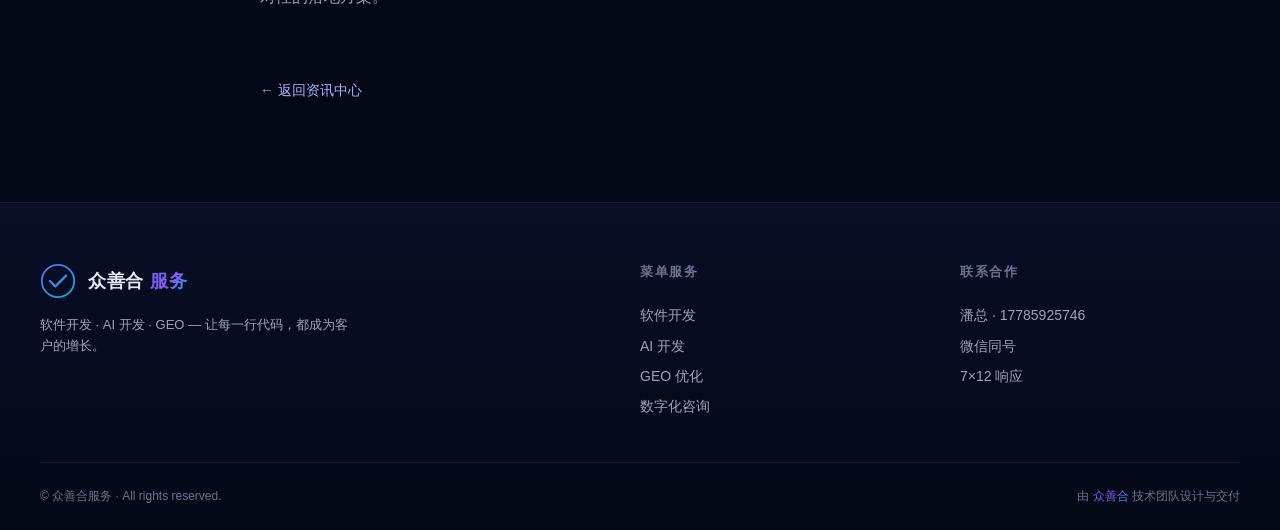
<file: news/guizhou-digital.html>
<!DOCTYPE html>
<html lang="zh-CN">
<head>
  <meta charset="UTF-8" />
  <meta name="viewport" content="width=device-width, initial-scale=1.0" />
  <meta name="description" content="贵州酒业、茶业、特色农产品行业正加速数字化转型。本文分析中小企业在贵州市场的数字化现状与机会。" />
  <meta name="keywords" content="贵州, 数字化转型, 中小企业, 酒业, 茶业, 特色农产品, 科技服务" />
  <title>2026 中小企业数字化转型现状：贵州市场专题 · 众善合服务</title>
  <link rel="stylesheet" href="../css/style.css" />
  <style>
    .article-page { padding: 160px 0 100px; }
    .article__container { max-width: 760px; margin: 0 auto; }
    .article__meta {
      display: flex;
      gap: 12px;
      align-items: center;
      margin-bottom: 20px;
      flex-wrap: wrap;
    }
    .article__tag {
      padding: 4px 12px;
      border-radius: 6px;
      background: var(--accent-soft);
      color: #A5B4FC;
      font-size: 12px;
      font-family: var(--mono);
    }
    .article__date { font-size: 13px; color: var(--text-3); font-family: var(--mono); }
    .article__title {
      font-size: clamp(28px, 4vw, 42px);
      line-height: 1.25;
      font-weight: 700;
      margin-bottom: 28px;
    }
    .article__lead {
      font-size: 17px;
      color: var(--text-2);
      line-height: 1.8;
      padding: 24px;
      border-left: 3px solid var(--cyan);
      background: rgba(6,182,212,.08);
      border-radius: 0 var(--radius) var(--radius) 0;
      margin-bottom: 36px;
    }
    .article__body {
      font-size: 16px;
      line-height: 1.9;
      color: var(--text-2);
    }
    .article__body h2 {
      font-size: 22px;
      color: var(--text);
      margin: 44px 0 18px;
      font-weight: 600;
    }
    .article__body h3 {
      font-size: 18px;
      color: var(--text);
      margin: 28px 0 12px;
      font-weight: 600;
    }
    .article__body p { margin-bottom: 18px; }
    .article__body ul {
      margin: 0 0 18px 20px;
      list-style: disc;
    }
    .article__body li { margin-bottom: 10px; }
    .article__body strong { color: var(--text); }
    .article__back {
      display: inline-flex;
      align-items: center;
      gap: 6px;
      margin-top: 48px;
      font-size: 14px;
      color: #A5B4FC;
      font-weight: 500;
    }
    .article__back:hover { color: var(--cyan); }
    .breadcrumb {
      display: inline-flex;
      gap: 8px;
      align-items: center;
      font-size: 13px;
      color: var(--text-3);
      margin-bottom: 24px;
    }
    .breadcrumb a:hover { color: var(--text); }
  </style>
  <script type="application/ld+json">
  {
    "@context": "https://schema.org",
    "@type": "NewsArticle",
    "headline": "2026 中小企业数字化转型现状：贵州市场专题",
    "datePublished": "2026-07-22T08:00:00+08:00",
    "dateModified": "2026-07-22T08:00:00+08:00",
    "author": {"@type": "Organization", "name": "众善合服务"},
    "publisher": {"@type": "Organization", "name": "众善合服务"},
    "description": "贵州酒业、茶业、特色农产品行业正加速数字化转型。本文分析中小企业在贵州市场的数字化现状与机会。"
  }
  </script>
</head>
<body>
  <header class="nav" id="nav">
    <div class="container nav__inner">
      <a href="../index.html#home" class="brand">
        <span class="brand__mark">
          <svg viewBox="0 0 40 40" fill="none" xmlns="http://www.w3.org/2000/svg" aria-hidden="true">
            <defs>
              <linearGradient id="brandGrad" x1="0" y1="0" x2="40" y2="40" gradientUnits="userSpaceOnUse">
                <stop stop-color="#6366F1"/><stop offset="1" stop-color="#06B6D4"/>
              </linearGradient>
            </defs>
            <circle cx="20" cy="20" r="18" stroke="url(#brandGrad)" stroke-width="2"/>
            <path d="M11 20l6 6 12-12" stroke="url(#brandGrad)" stroke-width="2.5" stroke-linecap="round" stroke-linejoin="round" fill="none"/>
            <circle cx="20" cy="20" r="3" fill="url(#brandGrad)"/>
          </svg>
        </span>
        <span class="brand__text"><strong>众善合</strong><em>服务</em></span>
      </a>
      <nav class="nav__menu" aria-label="主菜单">
        <a href="../index.html#home">首页</a>
        <a href="../index.html#services">菜单服务</a>
        <a href="../index.html#about">关于我们</a>
        <a href="../index.html#cases">合作案例</a>
        <a href="../news.html">资讯</a>
        <a href="../index.html#contact">联系合作</a>
      </nav>
      <button class="nav__toggle" aria-label="菜单" aria-expanded="false" id="navToggle">
        <span></span><span></span><span></span>
      </button>
    </div>
  </header>

  <main class="article-page">
    <div class="container article__container">
      <nav class="breadcrumb" aria-label="面包屑">
        <a href="../index.html">首页</a><span>/</span><a href="../news.html">资讯</a><span>/</span><span>正文</span>
      </nav>
      <div class="article__meta">
        <span class="article__tag">行业报告</span>
        <time class="article__date" datetime="2026-07-22">2026-07-22</time>
      </div>
      <h1 class="article__title">2026 中小企业数字化转型现状：贵州市场专题</h1>
      <p class="article__lead">
        贵州酒业、茶业、特色农产品行业正加速数字化转型。从商品条码数字化到 AI 客服，再到品牌官网建设，中小企业对「一站式科技服务」的需求增长显著。
      </p>
      <div class="article__body">
        <h2>贵州中小企业的数字化起点</h2>
        <p>
          贵州的产业生态以酱香白酒、都匀毛尖、刺梨、辣椒等特色农产品为核心。过去，这些企业的销售高度依赖线下渠道和经销商。2026 年，随着直播电商、私域运营、AI 客服的普及，越来越多的企业意识到：没有数字化能力，品牌溢价和渠道掌控力都会受限。
        </p>
        <p>
          但与一线城市不同，贵州中小企业的数字化起点较低。他们更需要「轻量化、可落地、见效快」的解决方案，而不是动辄上百万的大型系统。
        </p>

        <h2>四类最迫切的需求</h2>
        <p>从我们与贵州本地企业的接触来看，当前需求集中在四个方向：</p>
        <ul>
          <li><strong>品牌官网与产品展示：</strong>酒企、茶企需要一个能承载品牌故事、产品参数、招商信息的官网，作为线上「门面」。</li>
          <li><strong>商品条码与溯源：</strong>产品进入商超、电商平台前，需要规范的商品条码、批次管理和溯源能力。</li>
          <li><strong>私域与小程序：</strong>通过小程序会员体系、积分商城、直播预约，把公域流量沉淀到自己的私域池。</li>
          <li><strong>AI 客服与销售助手：</strong>用 AI 替代重复性客服答疑，降低人力成本，同时提升响应速度。</li>
        </ul>

        <h2>贵州市场的特殊性</h2>
        <p>贵州中小企业在数字化转型中有三个明显特点：</p>
        <ul>
          <li><strong>决策链短：</strong>企业负责人往往是最终决策者，方案讲清 ROI 后落地很快。</li>
          <li><strong>预算敏感：</strong>更倾向按阶段付费、模块化交付，避免一次性大投入。</li>
          <li><strong>本地化服务偏好：</strong>希望服务商能提供面对面沟通、快速响应的本地支持。</li>
        </ul>

        <h2>众善合在贵州的实践</h2>
        <p>
          众善合服务长期服务贵州、云南等地企业，特别是酒业、茶业、特色产品行业。我们提供商品条码申请、品牌官网建设、小程序开发、AI 客服、GEO 优化等一站式方案，让企业用可控成本完成数字化基建。
        </p>
        <p>
          如果您是贵州本地企业，正在规划数字化升级，欢迎联系潘总（17785925746，微信同号），我们将提供针对性的落地方案。
        </p>
      </div>
      <a href="../news.html" class="article__back">← 返回资讯中心</a>
    </div>
  </main>

  <footer class="footer">
    <div class="container footer__inner">
      <div>
        <div class="brand brand--footer">
          <span class="brand__mark">
            <svg viewBox="0 0 40 40" fill="none"><circle cx="20" cy="20" r="18" stroke="url(#brandGrad)" stroke-width="2"/><path d="M11 20l6 6 12-12" stroke="url(#brandGrad)" stroke-width="2.5" stroke-linecap="round" stroke-linejoin="round" fill="none"/></svg>
          </span>
          <span class="brand__text"><strong>众善合</strong><em>服务</em></span>
        </div>
        <p class="footer__desc">软件开发 · AI 开发 · GEO — 让每一行代码，都成为客户的增长。</p>
      </div>
      <div>
        <h5>菜单服务</h5>
        <ul><li>软件开发</li><li>AI 开发</li><li>GEO 优化</li><li>数字化咨询</li></ul>
      </div>
      <div>
        <h5>联系合作</h5>
        <ul><li>潘总 · 17785925746</li><li>微信同号</li><li>7×12 响应</li></ul>
      </div>
    </div>
    <div class="footer__bottom container">
      <span>© 众善合服务 · All rights reserved.</span>
      <span>由 <em>众善合</em> 技术团队设计与交付</span>
    </div>
  </footer>

  <script src="../js/main.js"></script>
</body>
</html>
</file>
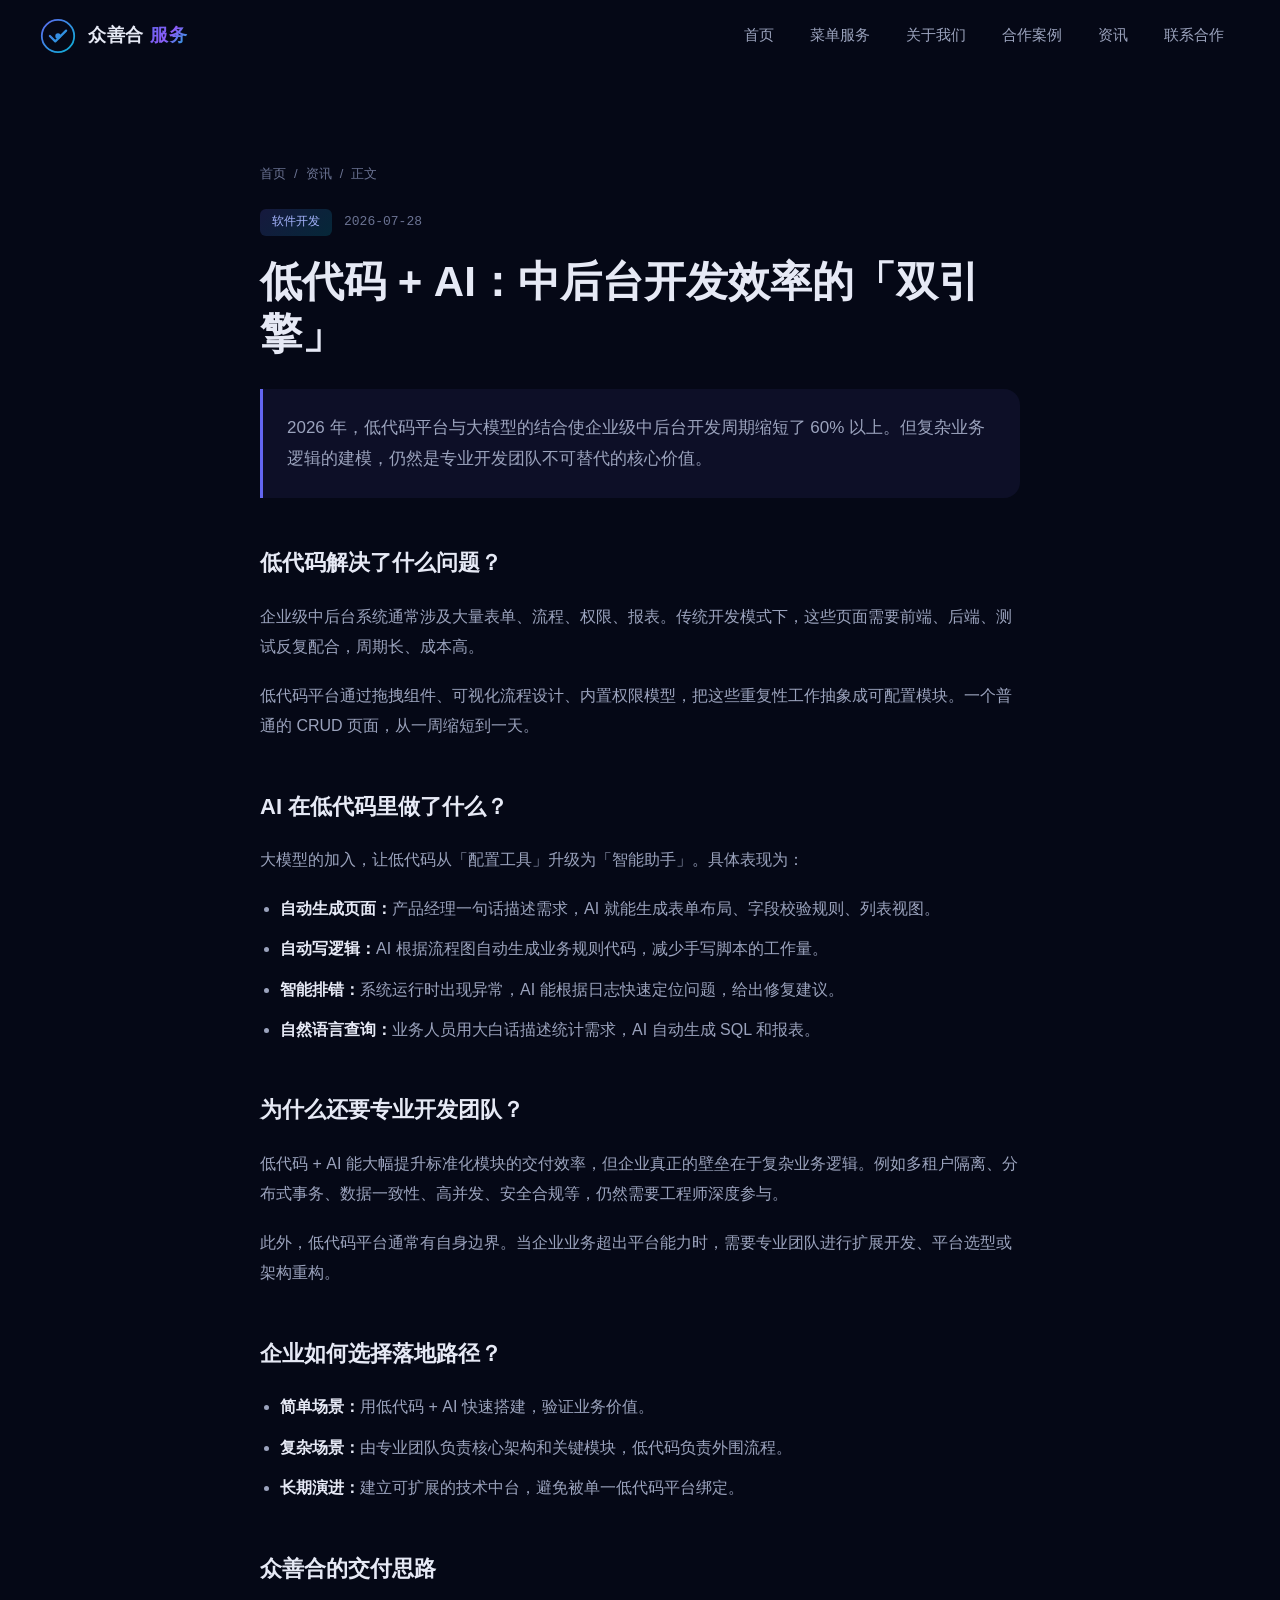
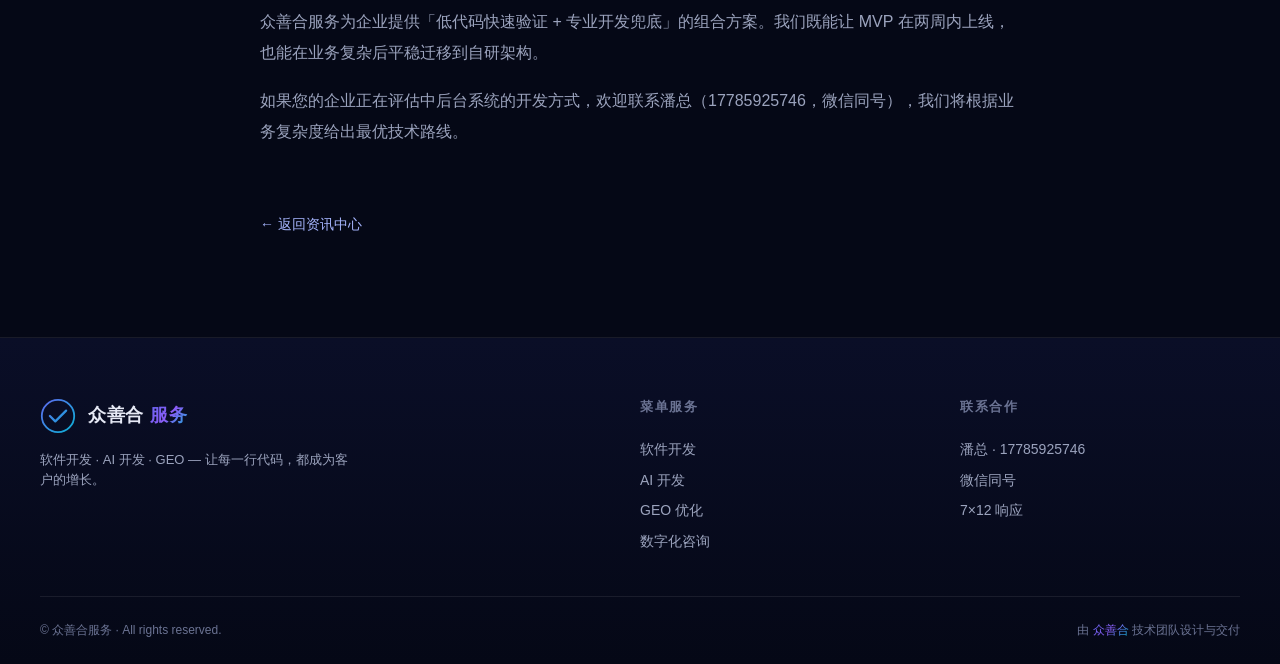
<file: news/lowcode-ai.html>
<!DOCTYPE html>
<html lang="zh-CN">
<head>
  <meta charset="UTF-8" />
  <meta name="viewport" content="width=device-width, initial-scale=1.0" />
  <meta name="description" content="低代码与大模型结合正在重塑企业软件开发效率。本文分析中后台开发的新趋势与专业开发团队的核心价值。" />
  <meta name="keywords" content="低代码, AI, 中后台开发, 软件开发, SaaS, 企业数字化" />
  <title>低代码 + AI：中后台开发效率的「双引擎」 · 众善合服务</title>
  <link rel="stylesheet" href="../css/style.css" />
  <style>
    .article-page { padding: 160px 0 100px; }
    .article__container { max-width: 760px; margin: 0 auto; }
    .article__meta {
      display: flex;
      gap: 12px;
      align-items: center;
      margin-bottom: 20px;
      flex-wrap: wrap;
    }
    .article__tag {
      padding: 4px 12px;
      border-radius: 6px;
      background: var(--accent-soft);
      color: #A5B4FC;
      font-size: 12px;
      font-family: var(--mono);
    }
    .article__date { font-size: 13px; color: var(--text-3); font-family: var(--mono); }
    .article__title {
      font-size: clamp(28px, 4vw, 42px);
      line-height: 1.25;
      font-weight: 700;
      margin-bottom: 28px;
    }
    .article__lead {
      font-size: 17px;
      color: var(--text-2);
      line-height: 1.8;
      padding: 24px;
      border-left: 3px solid var(--indigo);
      background: rgba(99,102,241,.08);
      border-radius: 0 var(--radius) var(--radius) 0;
      margin-bottom: 36px;
    }
    .article__body {
      font-size: 16px;
      line-height: 1.9;
      color: var(--text-2);
    }
    .article__body h2 {
      font-size: 22px;
      color: var(--text);
      margin: 44px 0 18px;
      font-weight: 600;
    }
    .article__body h3 {
      font-size: 18px;
      color: var(--text);
      margin: 28px 0 12px;
      font-weight: 600;
    }
    .article__body p { margin-bottom: 18px; }
    .article__body ul {
      margin: 0 0 18px 20px;
      list-style: disc;
    }
    .article__body li { margin-bottom: 10px; }
    .article__body strong { color: var(--text); }
    .article__back {
      display: inline-flex;
      align-items: center;
      gap: 6px;
      margin-top: 48px;
      font-size: 14px;
      color: #A5B4FC;
      font-weight: 500;
    }
    .article__back:hover { color: var(--cyan); }
    .breadcrumb {
      display: inline-flex;
      gap: 8px;
      align-items: center;
      font-size: 13px;
      color: var(--text-3);
      margin-bottom: 24px;
    }
    .breadcrumb a:hover { color: var(--text); }
  </style>
  <script type="application/ld+json">
  {
    "@context": "https://schema.org",
    "@type": "NewsArticle",
    "headline": "低代码 + AI：中后台开发效率的「双引擎」",
    "datePublished": "2026-07-28T08:00:00+08:00",
    "dateModified": "2026-07-28T08:00:00+08:00",
    "author": {"@type": "Organization", "name": "众善合服务"},
    "publisher": {"@type": "Organization", "name": "众善合服务"},
    "description": "低代码与大模型结合正在重塑企业软件开发效率。本文分析中后台开发的新趋势与专业开发团队的核心价值。"
  }
  </script>
</head>
<body>
  <header class="nav" id="nav">
    <div class="container nav__inner">
      <a href="../index.html#home" class="brand">
        <span class="brand__mark">
          <svg viewBox="0 0 40 40" fill="none" xmlns="http://www.w3.org/2000/svg" aria-hidden="true">
            <defs>
              <linearGradient id="brandGrad" x1="0" y1="0" x2="40" y2="40" gradientUnits="userSpaceOnUse">
                <stop stop-color="#6366F1"/><stop offset="1" stop-color="#06B6D4"/>
              </linearGradient>
            </defs>
            <circle cx="20" cy="20" r="18" stroke="url(#brandGrad)" stroke-width="2"/>
            <path d="M11 20l6 6 12-12" stroke="url(#brandGrad)" stroke-width="2.5" stroke-linecap="round" stroke-linejoin="round" fill="none"/>
            <circle cx="20" cy="20" r="3" fill="url(#brandGrad)"/>
          </svg>
        </span>
        <span class="brand__text"><strong>众善合</strong><em>服务</em></span>
      </a>
      <nav class="nav__menu" aria-label="主菜单">
        <a href="../index.html#home">首页</a>
        <a href="../index.html#services">菜单服务</a>
        <a href="../index.html#about">关于我们</a>
        <a href="../index.html#cases">合作案例</a>
        <a href="../news.html">资讯</a>
        <a href="../index.html#contact">联系合作</a>
      </nav>
      <button class="nav__toggle" aria-label="菜单" aria-expanded="false" id="navToggle">
        <span></span><span></span><span></span>
      </button>
    </div>
  </header>

  <main class="article-page">
    <div class="container article__container">
      <nav class="breadcrumb" aria-label="面包屑">
        <a href="../index.html">首页</a><span>/</span><a href="../news.html">资讯</a><span>/</span><span>正文</span>
      </nav>
      <div class="article__meta">
        <span class="article__tag">软件开发</span>
        <time class="article__date" datetime="2026-07-28">2026-07-28</time>
      </div>
      <h1 class="article__title">低代码 + AI：中后台开发效率的「双引擎」</h1>
      <p class="article__lead">
        2026 年，低代码平台与大模型的结合使企业级中后台开发周期缩短了 60% 以上。但复杂业务逻辑的建模，仍然是专业开发团队不可替代的核心价值。
      </p>
      <div class="article__body">
        <h2>低代码解决了什么问题？</h2>
        <p>
          企业级中后台系统通常涉及大量表单、流程、权限、报表。传统开发模式下，这些页面需要前端、后端、测试反复配合，周期长、成本高。
        </p>
        <p>
          低代码平台通过拖拽组件、可视化流程设计、内置权限模型，把这些重复性工作抽象成可配置模块。一个普通的 CRUD 页面，从一周缩短到一天。
        </p>

        <h2>AI 在低代码里做了什么？</h2>
        <p>大模型的加入，让低代码从「配置工具」升级为「智能助手」。具体表现为：</p>
        <ul>
          <li><strong>自动生成页面：</strong>产品经理一句话描述需求，AI 就能生成表单布局、字段校验规则、列表视图。</li>
          <li><strong>自动写逻辑：</strong>AI 根据流程图自动生成业务规则代码，减少手写脚本的工作量。</li>
          <li><strong>智能排错：</strong>系统运行时出现异常，AI 能根据日志快速定位问题，给出修复建议。</li>
          <li><strong>自然语言查询：</strong>业务人员用大白话描述统计需求，AI 自动生成 SQL 和报表。</li>
        </ul>

        <h2>为什么还要专业开发团队？</h2>
        <p>
          低代码 + AI 能大幅提升标准化模块的交付效率，但企业真正的壁垒在于复杂业务逻辑。例如多租户隔离、分布式事务、数据一致性、高并发、安全合规等，仍然需要工程师深度参与。
        </p>
        <p>
          此外，低代码平台通常有自身边界。当企业业务超出平台能力时，需要专业团队进行扩展开发、平台选型或架构重构。
        </p>

        <h2>企业如何选择落地路径？</h2>
        <ul>
          <li><strong>简单场景：</strong>用低代码 + AI 快速搭建，验证业务价值。</li>
          <li><strong>复杂场景：</strong>由专业团队负责核心架构和关键模块，低代码负责外围流程。</li>
          <li><strong>长期演进：</strong>建立可扩展的技术中台，避免被单一低代码平台绑定。</li>
        </ul>

        <h2>众善合的交付思路</h2>
        <p>
          众善合服务为企业提供「低代码快速验证 + 专业开发兜底」的组合方案。我们既能让 MVP 在两周内上线，也能在业务复杂后平稳迁移到自研架构。
        </p>
        <p>
          如果您的企业正在评估中后台系统的开发方式，欢迎联系潘总（17785925746，微信同号），我们将根据业务复杂度给出最优技术路线。
        </p>
      </div>
      <a href="../news.html" class="article__back">← 返回资讯中心</a>
    </div>
  </main>

  <footer class="footer">
    <div class="container footer__inner">
      <div>
        <div class="brand brand--footer">
          <span class="brand__mark">
            <svg viewBox="0 0 40 40" fill="none"><circle cx="20" cy="20" r="18" stroke="url(#brandGrad)" stroke-width="2"/><path d="M11 20l6 6 12-12" stroke="url(#brandGrad)" stroke-width="2.5" stroke-linecap="round" stroke-linejoin="round" fill="none"/></svg>
          </span>
          <span class="brand__text"><strong>众善合</strong><em>服务</em></span>
        </div>
        <p class="footer__desc">软件开发 · AI 开发 · GEO — 让每一行代码，都成为客户的增长。</p>
      </div>
      <div>
        <h5>菜单服务</h5>
        <ul><li>软件开发</li><li>AI 开发</li><li>GEO 优化</li><li>数字化咨询</li></ul>
      </div>
      <div>
        <h5>联系合作</h5>
        <ul><li>潘总 · 17785925746</li><li>微信同号</li><li>7×12 响应</li></ul>
      </div>
    </div>
    <div class="footer__bottom container">
      <span>© 众善合服务 · All rights reserved.</span>
      <span>由 <em>众善合</em> 技术团队设计与交付</span>
    </div>
  </footer>

  <script src="../js/main.js"></script>
</body>
</html>
</file>
<file: css/style.css>
/* ===========================
   众善合服务 · 官网样式
   Theme: 深空蓝紫 · 科技服务
   =========================== */

:root {
  /* 颜色 */
  --bg-0: #050816;
  --bg-1: #0A0E27;
  --bg-2: #0F1535;
  --line: rgba(255, 255, 255, 0.08);
  --line-strong: rgba(255, 255, 255, 0.16);

  --text: #E6E9F5;
  --text-2: #9BA3BD;
  --text-3: #6B7393;

  --indigo: #6366F1;
  --violet: #8B5CF6;
  --cyan: #06B6D4;
  --accent: linear-gradient(135deg, #6366F1 0%, #8B5CF6 50%, #06B6D4 100%);
  --accent-soft: linear-gradient(135deg, rgba(99,102,241,.18), rgba(6,182,212,.18));

  /* 排版 */
  --font: -apple-system, BlinkMacSystemFont, "PingFang SC", "Microsoft YaHei",
          "Helvetica Neue", Arial, "Segoe UI", sans-serif;
  --mono: ui-monospace, "SF Mono", Menlo, Consolas, monospace;

  /* 尺寸 */
  --maxw: 1200px;
  --radius: 16px;
  --radius-lg: 24px;

  /* 阴影 */
  --shadow-sm: 0 6px 20px rgba(0, 0, 0, 0.25);
  --shadow-md: 0 16px 48px rgba(99, 102, 241, 0.15);

  /* 缓动 */
  --ease: cubic-bezier(.2, .7, .2, 1);
}

/* ===== Reset ===== */
* { box-sizing: border-box; margin: 0; padding: 0; }
html { scroll-behavior: smooth; -webkit-text-size-adjust: 100%; }
body {
  font-family: var(--font);
  background: var(--bg-0);
  color: var(--text);
  line-height: 1.6;
  -webkit-font-smoothing: antialiased;
  text-rendering: optimizeLegibility;
  overflow-x: hidden;
}
a { color: inherit; text-decoration: none; }
button { font: inherit; border: 0; background: none; color: inherit; cursor: pointer; }
ul { list-style: none; }
img { max-width: 100%; display: block; }

.container { width: min(100% - 48px, var(--maxw)); margin-inline: auto; }

/* ====== 通用组件 ====== */
.section {
  position: relative;
  padding: 120px 0;
}
.section__head { max-width: 720px; margin: 0 auto 56px; text-align: center; }
.section__kicker {
  display: inline-block;
  padding: 6px 12px;
  border-radius: 999px;
  background: rgba(99, 102, 241, 0.12);
  border: 1px solid rgba(99, 102, 241, 0.3);
  color: #A5B4FC;
  font-size: 12px;
  letter-spacing: 0.18em;
  font-family: var(--mono);
  margin-bottom: 18px;
}
.section__title {
  font-size: clamp(28px, 4vw, 44px);
  line-height: 1.25;
  font-weight: 700;
  letter-spacing: -0.01em;
  margin-bottom: 16px;
}
.section__desc { color: var(--text-2); font-size: 16px; }

.chip {
  display: inline-block;
  padding: 6px 14px;
  border-radius: 999px;
  background: rgba(255, 255, 255, 0.05);
  border: 1px solid var(--line-strong);
  font-size: 13px;
  color: var(--text-2);
  margin-bottom: 24px;
}

.grad {
  background: var(--accent);
  -webkit-background-clip: text;
  background-clip: text;
  color: transparent;
  font-weight: 700;
}

.btn {
  display: inline-flex;
  align-items: center;
  justify-content: center;
  padding: 13px 26px;
  border-radius: 999px;
  font-size: 15px;
  font-weight: 500;
  transition: transform .3s var(--ease), box-shadow .3s var(--ease), background .3s var(--ease);
  white-space: nowrap;
}
.btn--primary {
  background: var(--accent);
  color: #fff;
  box-shadow: 0 8px 24px rgba(99, 102, 241, 0.35);
}
.btn--primary:hover { transform: translateY(-2px); box-shadow: 0 14px 36px rgba(99, 102, 241, 0.45); }
.btn--ghost {
  background: rgba(255, 255, 255, 0.04);
  border: 1px solid var(--line-strong);
  color: var(--text);
}
.btn--ghost:hover { background: rgba(255, 255, 255, 0.08); }
.btn--block { width: 100%; }

/* ====== 导航 ====== */
.nav {
  position: fixed;
  top: 0; left: 0; right: 0;
  z-index: 50;
  padding: 16px 0;
  transition: background .3s var(--ease), border .3s var(--ease), padding .3s var(--ease);
}
.nav.is-scrolled {
  background: rgba(5, 8, 22, 0.78);
  backdrop-filter: blur(14px);
  -webkit-backdrop-filter: blur(14px);
  border-bottom: 1px solid var(--line);
  padding: 10px 0;
}
.nav__inner { display: flex; align-items: center; justify-content: space-between; }

.brand { display: inline-flex; align-items: center; gap: 12px; }
.brand__mark { width: 36px; height: 36px; flex-shrink: 0; }
.brand__mark svg { width: 100%; height: 100%; }
.brand__text { display: flex; align-items: baseline; gap: 6px; font-size: 18px; letter-spacing: 0.04em; }
.brand__text strong { font-weight: 700; color: var(--text); }
.brand__text em {
  font-style: normal;
  background: var(--accent);
  -webkit-background-clip: text;
  background-clip: text;
  color: transparent;
  font-weight: 600;
}

.nav__menu { display: flex; gap: 4px; }
.nav__menu a {
  padding: 8px 16px;
  font-size: 14.5px;
  color: var(--text-2);
  border-radius: 999px;
  transition: color .25s var(--ease), background .25s var(--ease);
}
.nav__menu a:hover { color: var(--text); background: rgba(255,255,255,.04); }

/* ====== 下拉菜单 ====== */
.nav__dropdown { position: relative; }
.nav__dropdown-toggle {
  display: inline-flex;
  align-items: center;
  gap: 4px;
}
.nav__dropdown-toggle svg {
  width: 12px; height: 12px;
  transition: transform .3s var(--ease);
}
.nav__dropdown:hover .nav__dropdown-toggle svg,
.nav__dropdown.is-open .nav__dropdown-toggle svg {
  transform: rotate(180deg);
}

.nav__dropdown-menu {
  position: absolute;
  top: calc(100% + 10px);
  left: 50%;
  transform: translateX(-50%) translateY(-6px);
  min-width: 260px;
  padding: 10px;
  display: grid;
  gap: 2px;
  background: rgba(10, 14, 39, 0.92);
  backdrop-filter: blur(16px);
  -webkit-backdrop-filter: blur(16px);
  border: 1px solid var(--line-strong);
  border-radius: 14px;
  box-shadow: 0 18px 48px rgba(0, 0, 0, 0.5);
  opacity: 0;
  visibility: hidden;
  pointer-events: none;
  transition: opacity .25s var(--ease), transform .25s var(--ease), visibility .25s;
  z-index: 60;
}
.nav__dropdown:hover .nav__dropdown-menu,
.nav__dropdown.is-open .nav__dropdown-menu {
  opacity: 1;
  visibility: visible;
  pointer-events: auto;
  transform: translateX(-50%) translateY(0);
}
.nav__dropdown-menu::before {
  content: "";
  position: absolute;
  top: -6px;
  left: 50%;
  transform: translateX(-50%) rotate(45deg);
  width: 12px; height: 12px;
  background: rgba(10, 14, 39, 0.92);
  border-left: 1px solid var(--line-strong);
  border-top: 1px solid var(--line-strong);
  border-radius: 3px;
}
.nav__dropdown-menu a {
  display: flex;
  align-items: center;
  gap: 10px;
  padding: 10px 14px;
  border-radius: 8px;
  font-size: 14px;
  color: var(--text-2);
  white-space: nowrap;
  transition: background .2s var(--ease), color .2s var(--ease);
}
.nav__dropdown-menu a:hover {
  background: rgba(99, 102, 241, 0.12);
  color: var(--text);
}
.nav__ddNum {
  font-family: var(--mono);
  font-size: 11px;
  color: #A5B4FC;
  background: rgba(99, 102, 241, 0.12);
  border: 1px solid rgba(99, 102, 241, 0.28);
  border-radius: 5px;
  padding: 1px 6px;
  flex-shrink: 0;
}
.nav__dropdown-menu a:hover .nav__ddNum {
  background: rgba(99, 102, 241, 0.25);
}

.nav__toggle {
  display: none;
  width: 40px; height: 40px;
  flex-direction: column;
  justify-content: center;
  gap: 5px;
  align-items: center;
  border-radius: 10px;
  border: 1px solid var(--line-strong);
}
.nav__toggle span {
  display: block;
  width: 18px; height: 2px;
  background: var(--text);
  transition: transform .3s var(--ease), opacity .3s var(--ease);
}
.nav.is-open .nav__toggle span:nth-child(1) { transform: translateY(7px) rotate(45deg); }
.nav.is-open .nav__toggle span:nth-child(2) { opacity: 0; }
.nav.is-open .nav__toggle span:nth-child(3) { transform: translateY(-7px) rotate(-45deg); }

/* ====== Hero ====== */
.hero { position: relative; padding: 200px 0 140px; overflow: hidden; }
.hero__bg {
  position: absolute; inset: 0; pointer-events: none;
}
.orb {
  position: absolute;
  border-radius: 50%;
  filter: blur(120px);
  opacity: 0.55;
}
.orb--a {
  width: 520px; height: 520px;
  background: radial-gradient(circle, #6366F1 0%, transparent 70%);
  top: -160px; right: -80px;
  animation: float 14s ease-in-out infinite;
}
.orb--b {
  width: 460px; height: 460px;
  background: radial-gradient(circle, #06B6D4 0%, transparent 70%);
  bottom: -160px; left: -120px;
  animation: float 18s ease-in-out infinite reverse;
}
@keyframes float {
  0%, 100% { transform: translate(0,0); }
  50%      { transform: translate(40px, 30px); }
}
.grid {
  position: absolute; inset: 0;
  background-image:
    linear-gradient(rgba(99, 102, 241, 0.08) 1px, transparent 1px),
    linear-gradient(90deg, rgba(99, 102, 241, 0.08) 1px, transparent 1px);
  background-size: 56px 56px;
  mask-image: radial-gradient(circle at 50% 30%, #000 0%, transparent 70%);
  -webkit-mask-image: radial-gradient(circle at 50% 30%, #000 0%, transparent 70%);
}

.hero__inner { position: relative; text-align: center; }
.hero__title {
  font-size: clamp(34px, 5.5vw, 64px);
  line-height: 1.15;
  font-weight: 800;
  letter-spacing: -0.02em;
  margin-bottom: 24px;
}
.hero__sub {
  font-size: clamp(15px, 1.4vw, 18px);
  color: var(--text-2);
  max-width: 720px;
  margin: 0 auto 40px;
}
.hero__cta {
  display: flex;
  justify-content: center;
  gap: 16px;
  flex-wrap: wrap;
  margin-bottom: 80px;
}

.hero__stats {
  display: grid;
  grid-template-columns: repeat(4, 1fr);
  gap: 24px;
  max-width: 880px;
  margin: 0 auto;
  padding: 28px;
  background: rgba(255, 255, 255, 0.02);
  border: 1px solid var(--line);
  border-radius: var(--radius-lg);
  backdrop-filter: blur(10px);
}
.hero__stats li { text-align: center; }
.hero__stats strong {
  display: block;
  font-size: clamp(26px, 3vw, 36px);
  font-weight: 700;
  background: var(--accent);
  -webkit-background-clip: text;
  background-clip: text;
  color: transparent;
  margin-bottom: 4px;
}
.hero__stats span {
  font-size: 13px;
  color: var(--text-3);
  letter-spacing: 0.06em;
}

/* ====== 服务卡片 ====== */
.services__grid {
  display: grid;
  grid-template-columns: repeat(3, 1fr);
  gap: 24px;
  margin-bottom: 80px;
}

.card {
  position: relative;
  padding: 32px;
  border-radius: var(--radius-lg);
  background: linear-gradient(180deg, rgba(255,255,255,0.04), rgba(255,255,255,0.02));
  border: 1px solid var(--line);
  overflow: hidden;
  transition: transform .4s var(--ease), border .3s var(--ease);
}
.card::before {
  content: "";
  position: absolute; inset: 0;
  background: var(--accent-soft);
  opacity: 0;
  transition: opacity .4s var(--ease);
  pointer-events: none;
}
.card:hover { transform: translateY(-6px); border-color: rgba(99,102,241,0.4); }
.card:hover::before { opacity: 1; }
.card > * { position: relative; }

.card__index {
  position: absolute;
  top: 24px; right: 32px;
  font-family: var(--mono);
  font-size: 13px;
  color: var(--text-3);
  letter-spacing: 0.1em;
}
.card__icon {
  width: 56px; height: 56px;
  display: grid; place-items: center;
  border-radius: 14px;
  background: var(--accent-soft);
  color: #A5B4FC;
  margin-bottom: 20px;
}
.card__icon svg { width: 28px; height: 28px; }
.card h3 {
  font-size: 22px;
  font-weight: 700;
  margin-bottom: 8px;
}
.card p {
  color: var(--text-2);
  font-size: 14.5px;
  margin-bottom: 20px;
  line-height: 1.65;
}
.card__list { display: grid; gap: 8px; }
.card__list li {
  position: relative;
  padding-left: 22px;
  font-size: 14px;
  color: var(--text-2);
}
.card__list li::before {
  content: "";
  position: absolute; left: 0; top: 8px;
  width: 12px; height: 12px;
  border-radius: 4px;
  background: var(--accent);
  opacity: 0.85;
}

/* ====== 菜单服务（8项） ====== */
.menulist {
  padding: 56px 48px;
  border-radius: var(--radius-lg);
  background: linear-gradient(180deg, rgba(99,102,241,.04), rgba(6,182,212,.04));
  border: 1px solid var(--line);
  position: relative;
  overflow: hidden;
}
.menulist::before {
  content: "MENU";
  position: absolute;
  top: 28px; right: 36px;
  font-family: var(--mono);
  font-size: 12px;
  color: var(--text-3);
  letter-spacing: 0.4em;
}
.menulist__title {
  font-size: 24px;
  font-weight: 700;
  margin-bottom: 36px;
}
.menulist__grid {
  display: grid;
  grid-template-columns: repeat(4, 1fr);
  gap: 20px;
}
.menulist__item {
  padding: 24px;
  border-radius: var(--radius);
  background: rgba(0, 0, 0, 0.3);
  border: 1px solid var(--line);
  transition: transform .3s var(--ease), border .3s var(--ease);
}
.menulist__item:hover { transform: translateY(-4px); border-color: rgba(99,102,241,0.4); }
.menulist__num {
  display: inline-block;
  font-family: var(--mono);
  font-size: 12px;
  color: #A5B4FC;
  background: rgba(99,102,241,0.1);
  border: 1px solid rgba(99,102,241,0.3);
  border-radius: 6px;
  padding: 2px 8px;
  margin-bottom: 14px;
}
.menulist__item h4 {
  font-size: 16px;
  font-weight: 600;
  margin-bottom: 6px;
}
.menulist__item p {
  font-size: 13px;
  color: var(--text-3);
  line-height: 1.6;
}

/* ====== 关于 ====== */
.about__inner {
  display: grid;
  grid-template-columns: 1.2fr 0.8fr;
  gap: 56px;
  align-items: center;
}
.about__copy h2 { text-align: left; }
.about__copy .section__desc { max-width: 580px; }
.about__pillars {
  margin-top: 36px;
  display: grid;
  gap: 20px;
}
.about__pillars li {
  display: grid;
  grid-template-columns: 56px 1fr;
  gap: 20px;
  align-items: flex-start;
  padding: 20px;
  border-radius: var(--radius);
  background: rgba(255,255,255,.02);
  border: 1px solid var(--line);
}
.pill {
  width: 56px; height: 56px;
  display: grid; place-items: center;
  font-size: 28px;
  font-weight: 700;
  font-family: var(--mono);
  color: #fff;
  border-radius: 12px;
  background: var(--accent);
}
.about__pillars h4 { font-size: 16px; margin-bottom: 4px; }
.about__pillars p { font-size: 14px; color: var(--text-2); }

.about__card {
  background: var(--bg-2);
  border: 1px solid var(--line-strong);
  border-radius: var(--radius-lg);
  overflow: hidden;
  box-shadow: var(--shadow-md);
}
.about__cardHead {
  display: flex;
  align-items: center;
  gap: 8px;
  padding: 14px 18px;
  background: rgba(0, 0, 0, 0.4);
  border-bottom: 1px solid var(--line);
  font-family: var(--mono);
  font-size: 12px;
  color: var(--text-3);
}
.about__cardHead .dot {
  width: 10px; height: 10px; border-radius: 50%;
  background: rgba(255,255,255,.15);
}
.about__cardHead .dot:nth-child(1) { background: #ef4444; }
.about__cardHead .dot:nth-child(2) { background: #f59e0b; }
.about__cardHead .dot:nth-child(3) { background: #10b981; }
.about__cardHead em {
  margin-left: 12px;
  font-style: normal;
  letter-spacing: 0.1em;
}
.about__cardBody { padding: 24px; display: grid; gap: 14px; }
.kv {
  display: flex;
  justify-content: space-between;
  align-items: center;
  padding-bottom: 14px;
  border-bottom: 1px dashed var(--line);
  font-size: 14px;
}
.kv:last-child { border: 0; padding-bottom: 0; }
.kv span { color: var(--text-3); }
.kv b { color: var(--text); font-weight: 600; }

/* ====== 案例 ====== */
.cases__grid {
  display: grid;
  grid-template-columns: repeat(2, 1fr);
  gap: 24px;
}
.case {
  padding: 32px;
  border-radius: var(--radius-lg);
  background: linear-gradient(180deg, rgba(255,255,255,.03), rgba(255,255,255,.01));
  border: 1px solid var(--line);
  transition: transform .3s var(--ease), border .3s var(--ease);
}
.case:hover { transform: translateY(-4px); border-color: rgba(99,102,241,0.35); }
.case__tag {
  display: inline-block;
  padding: 4px 10px;
  border-radius: 6px;
  background: var(--accent-soft);
  color: #A5B4FC;
  font-size: 12px;
  font-family: var(--mono);
  letter-spacing: 0.06em;
  margin-bottom: 16px;
}
.case h3 { font-size: 18px; margin-bottom: 8px; font-weight: 600; }
.case p { font-size: 14px; color: var(--text-2); }

/* ====== 资讯 ====== */
.news__grid {
  display: grid;
  grid-template-columns: repeat(2, 1fr);
  gap: 24px;
}
.news-card {
  padding: 32px;
  border-radius: var(--radius-lg);
  background: linear-gradient(180deg, rgba(255,255,255,.03), rgba(255,255,255,.01));
  border: 1px solid var(--line);
  transition: transform .3s var(--ease), border .3s var(--ease);
  display: flex;
  flex-direction: column;
}
.news-card:hover { transform: translateY(-4px); border-color: rgba(99,102,241,0.35); }
.news-card__tag {
  display: inline-block;
  padding: 4px 10px;
  border-radius: 6px;
  background: var(--accent-soft);
  color: #A5B4FC;
  font-size: 12px;
  font-family: var(--mono);
  letter-spacing: 0.06em;
  margin-bottom: 12px;
  align-self: flex-start;
}
.news-card__date {
  font-size: 12px;
  color: var(--text-3);
  font-family: var(--mono);
  margin-bottom: 14px;
}
.news-card h3 {
  font-size: 18px;
  font-weight: 600;
  margin-bottom: 10px;
  line-height: 1.4;
}
.news-card h3 a {
  color: inherit;
  transition: color .25s var(--ease);
}
.news-card h3 a:hover { color: #A5B4FC; }
.news-card p {
  font-size: 14px;
  color: var(--text-2);
  line-height: 1.7;
  margin-bottom: 18px;
  flex: 1;
}
.news-card__more {
  font-size: 13px;
  color: #A5B4FC;
  font-weight: 500;
  transition: color .25s var(--ease);
  align-self: flex-start;
}
.news-card__more:hover { color: var(--cyan); }

.news__footer {
  text-align: center;
  margin-top: 48px;
}

/* ====== 联系 ====== */
.contact { padding-bottom: 80px; }
.contact__inner {
  display: grid;
  grid-template-columns: 1fr 1fr;
  gap: 56px;
  align-items: stretch;
}
.contact__list {
  display: grid;
  gap: 12px;
  margin: 24px 0 32px;
}
.contact__list li {
  display: flex;
  flex-wrap: wrap;
  align-items: baseline;
  gap: 12px;
  padding: 18px 22px;
  border-radius: var(--radius);
  background: rgba(255,255,255,.02);
  border: 1px solid var(--line);
}
.contact__label {
  font-size: 12px;
  color: var(--text-3);
  letter-spacing: 0.08em;
  text-transform: uppercase;
  min-width: 80px;
  font-family: var(--mono);
}
.contact__list strong { font-size: 17px; font-weight: 700; }
.contact__list a:hover strong { background: var(--accent); -webkit-background-clip: text; background-clip: text; color: transparent; }
.contact__hint {
  font-size: 12px;
  color: var(--text-3);
  margin-left: 6px;
}

.contact__direct {
  display: flex;
  flex-direction: column;
  gap: 6px;
  padding: 22px 24px;
  border-radius: var(--radius);
  background: rgba(99,102,241,.1);
  border: 1px solid rgba(99,102,241,.3);
}
.contact__direct strong {
  font-size: 20px;
  font-weight: 700;
  background: var(--accent);
  -webkit-background-clip: text;
  background-clip: text;
  color: transparent;
}
.contact__direct em {
  font-style: normal;
  font-size: 13px;
  color: var(--text-3);
}

/* 表单 */
.contact__form {
  padding: 36px;
  border-radius: var(--radius-lg);
  background: var(--bg-2);
  border: 1px solid var(--line-strong);
  box-shadow: var(--shadow-sm);
}
.contact__form h3 { font-size: 22px; margin-bottom: 4px; }
.contact__formHint { color: var(--text-3); font-size: 14px; margin-bottom: 22px; }
.contact__form label {
  display: block;
  margin-bottom: 18px;
}
.contact__form label > span {
  display: block;
  font-size: 13px;
  color: var(--text-2);
  margin-bottom: 6px;
}
.contact__form input,
.contact__form select,
.contact__form textarea {
  width: 100%;
  padding: 12px 14px;
  background: rgba(0, 0, 0, 0.35);
  border: 1px solid var(--line);
  border-radius: 10px;
  color: var(--text);
  font: inherit;
  outline: none;
  transition: border .25s var(--ease);
}
.contact__form input:focus,
.contact__form select:focus,
.contact__form textarea:focus { border-color: rgba(99,102,241,0.7); }
.form__tip {
  margin-top: 14px;
  text-align: center;
  font-size: 13px;
  color: var(--text-3);
}
.form__tip strong { color: var(--text); }

/* ====== Footer ====== */
.footer {
  border-top: 1px solid var(--line);
  padding: 60px 0 24px;
  background: linear-gradient(180deg, var(--bg-1), var(--bg-0));
}
.footer__inner {
  display: grid;
  grid-template-columns: 2fr 1fr 1fr;
  gap: 40px;
  margin-bottom: 40px;
}
.brand--footer { margin-bottom: 16px; }
.footer__desc {
  font-size: 13px;
  color: var(--text-2);
  max-width: 320px;
}
.footer h5 {
  font-size: 13px;
  text-transform: uppercase;
  letter-spacing: 0.12em;
  color: var(--text-3);
  margin-bottom: 16px;
  font-family: var(--mono);
}
.footer ul li { font-size: 14px; color: var(--text-2); padding: 4px 0; }
.footer ul li:hover { color: var(--text); }
.footer__bottom {
  display: flex;
  justify-content: space-between;
  padding-top: 24px;
  border-top: 1px solid var(--line);
  font-size: 12px;
  color: var(--text-3);
}
.footer__bottom em {
  font-style: normal;
  background: var(--accent);
  -webkit-background-clip: text;
  background-clip: text;
  color: transparent;
}

/* ====== 悬浮联系按钮 ====== */
.float-cta {
  position: fixed;
  right: 24px; bottom: 24px;
  z-index: 40;
  display: flex;
  flex-direction: column;
  gap: 2px;
  padding: 14px 20px;
  border-radius: 14px;
  background: var(--accent);
  color: #fff;
  font-size: 13px;
  box-shadow: 0 12px 36px rgba(99,102,241,0.45);
  transition: transform .3s var(--ease);
}
.float-cta em {
  font-style: normal;
  font-size: 15px;
  font-weight: 700;
}
.float-cta:hover { transform: translateY(-4px); }

/* ====== 入场动画 ====== */
.reveal {
  opacity: 0;
  transform: translateY(24px);
  transition: opacity .8s var(--ease), transform .8s var(--ease);
}
.reveal.is-in { opacity: 1; transform: translateY(0); }

/* ====== 响应式 ====== */
@media (max-width: 960px) {
  .section { padding: 80px 0; }
  .nav__menu {
    position: absolute;
    top: 100%;
    left: 16px; right: 16px;
    flex-direction: column;
    gap: 4px;
    padding: 16px;
    background: var(--bg-1);
    border: 1px solid var(--line-strong);
    border-radius: var(--radius);
    margin-top: 8px;
    display: none;
  }
  .nav.is-open .nav__menu { display: flex; }
  .nav__menu a { padding: 12px 14px; border-radius: 10px; }
  .nav__toggle { display: flex; }

  /* 移动端下拉菜单：流式嵌入，点击展开 */
  .nav__dropdown { width: 100%; }
  .nav__dropdown-toggle {
    width: 100%;
    justify-content: space-between;
    padding: 12px 14px;
    border-radius: 10px;
    color: var(--text-2);
  }
  .nav__dropdown.is-open .nav__dropdown-toggle,
  .nav__dropdown-toggle:hover { color: var(--text); background: rgba(255,255,255,.04); }
  .nav__dropdown-menu {
    position: static;
    transform: none;
    min-width: 0;
    margin: 4px 0 6px;
    padding: 6px 8px 6px 18px;
    background: rgba(0, 0, 0, 0.3);
    backdrop-filter: none;
    -webkit-backdrop-filter: none;
    border: 1px solid var(--line);
    border-radius: 10px;
    box-shadow: none;
    opacity: 1;
    visibility: visible;
    pointer-events: auto;
    display: none;
    transition: none;
  }
  .nav__dropdown-menu::before { display: none; }
  .nav__dropdown.is-open .nav__dropdown-menu { display: grid; }
  .nav__dropdown-menu a {
    padding: 9px 12px;
    font-size: 13.5px;
  }

  .services__grid { grid-template-columns: 1fr; }
  .about__inner { grid-template-columns: 1fr; gap: 40px; }
  .contact__inner { grid-template-columns: 1fr; gap: 40px; }
  .cases__grid { grid-template-columns: 1fr; }
  .news__grid { grid-template-columns: 1fr; }
  .menulist { padding: 40px 24px; }
  .menulist__grid { grid-template-columns: repeat(2, 1fr); }
  .footer__inner { grid-template-columns: 1fr; gap: 24px; }
  .footer__bottom { flex-direction: column; gap: 8px; text-align: center; }
  .float-cta { right: 16px; bottom: 16px; padding: 12px 16px; font-size: 12px; }
  .float-cta em { font-size: 14px; }
  .hero { padding: 160px 0 100px; }
  .hero__stats { grid-template-columns: repeat(2, 1fr); padding: 20px; }
}

@media (max-width: 520px) {
  .menulist__grid { grid-template-columns: 1fr; }
  .container { width: calc(100% - 32px); }
  .hero__title { font-size: 32px; }
}
</file>
